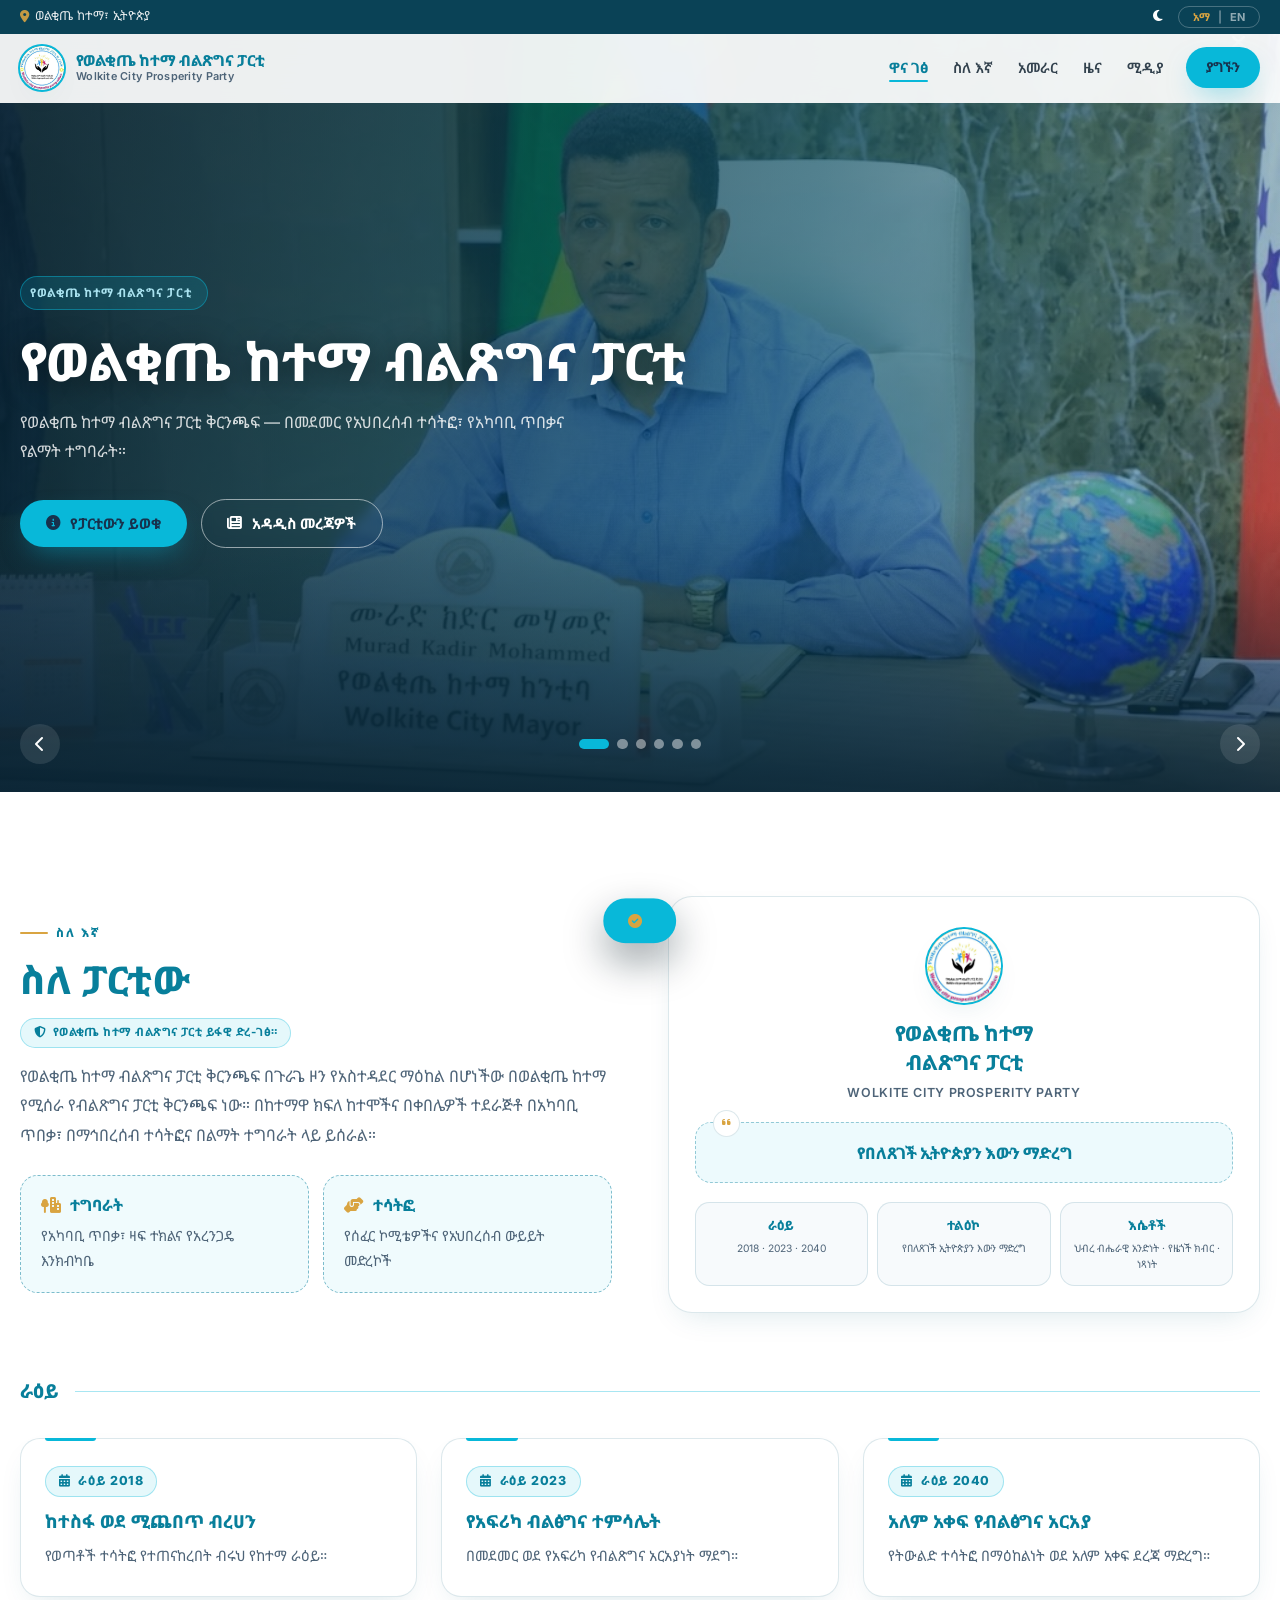
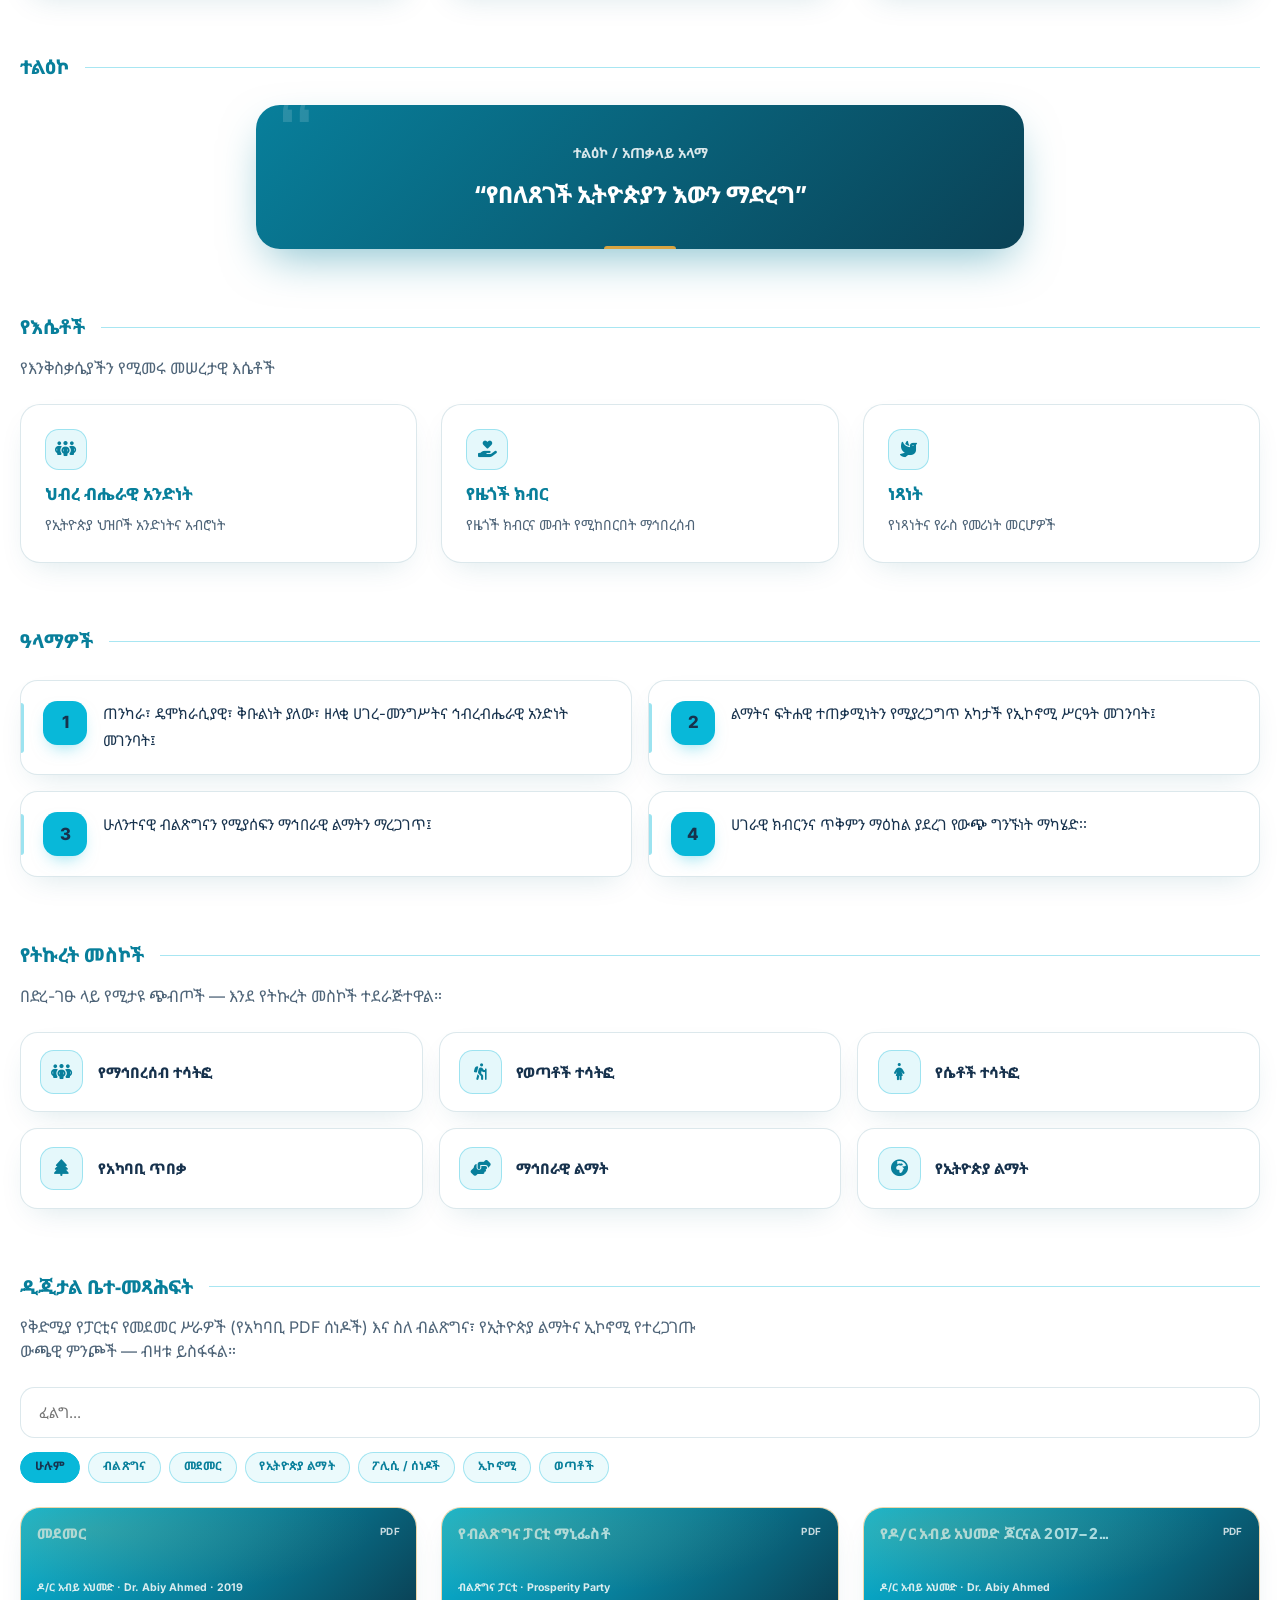
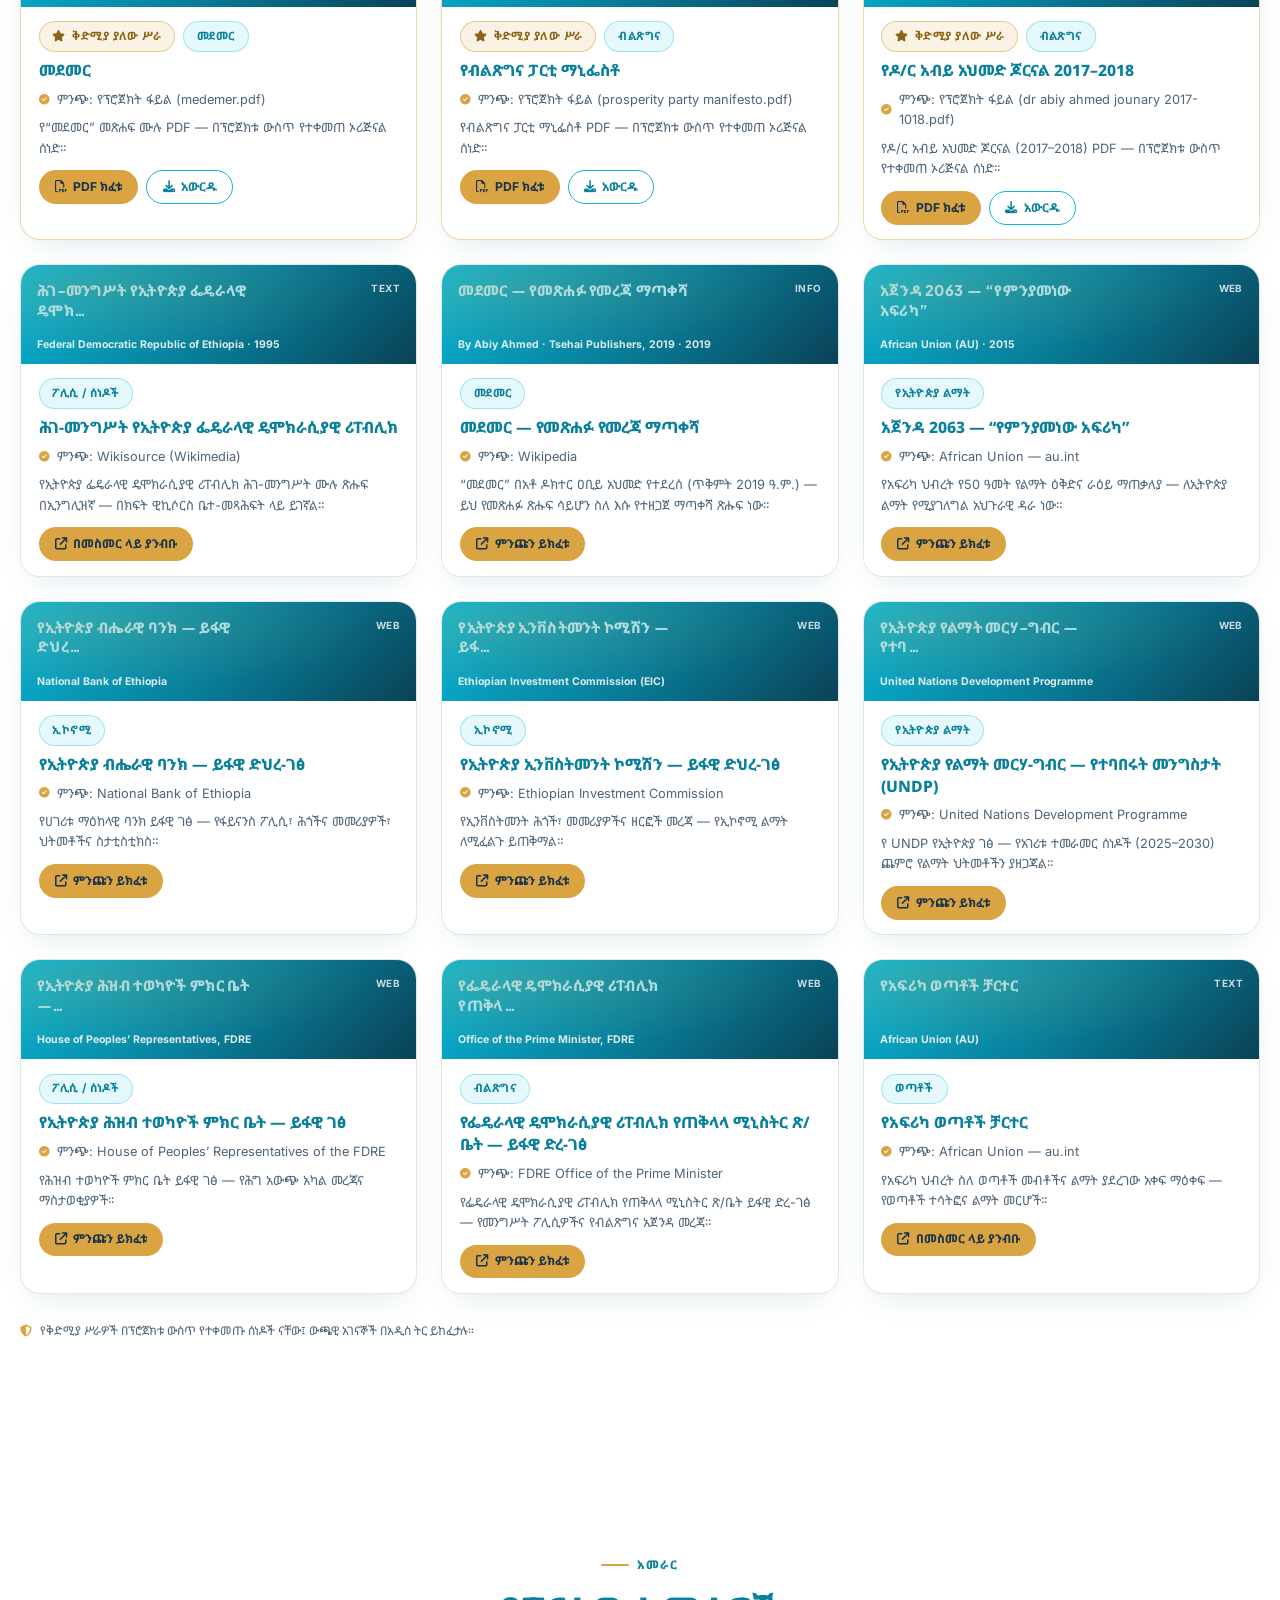
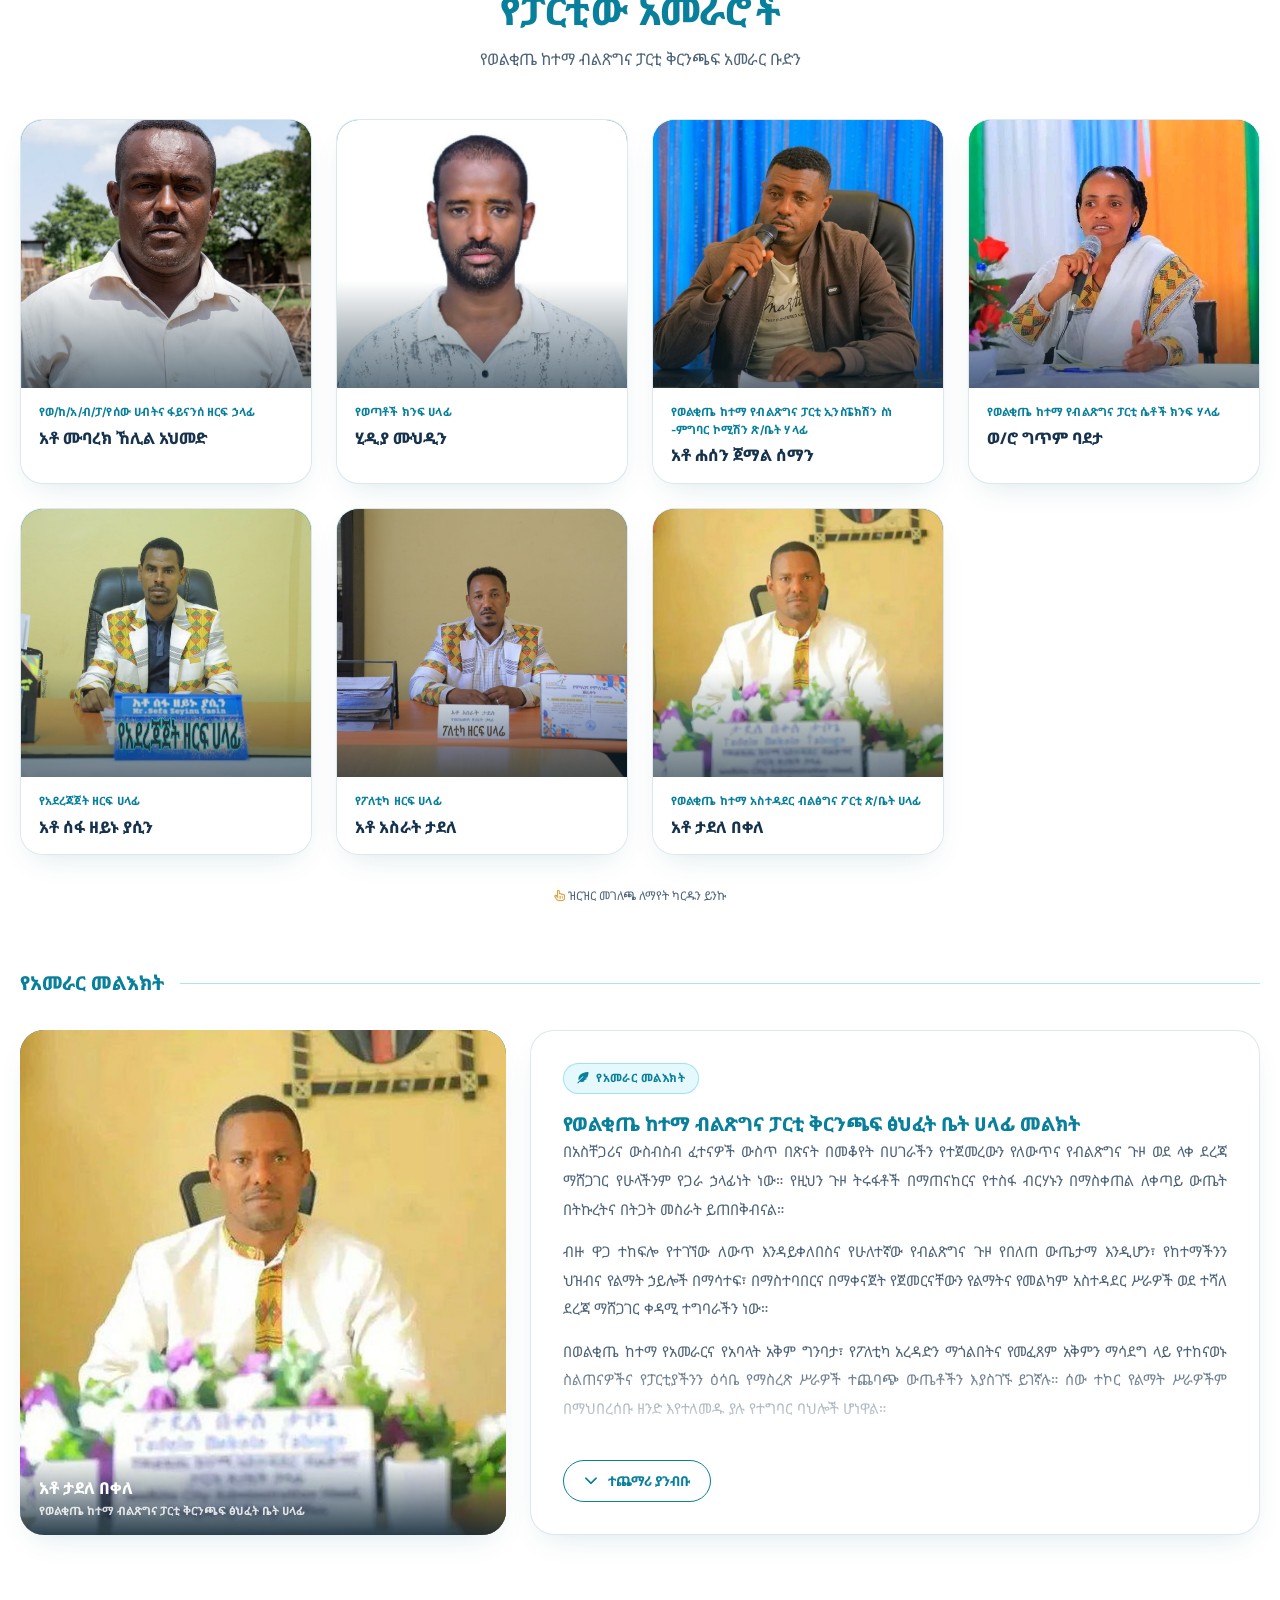
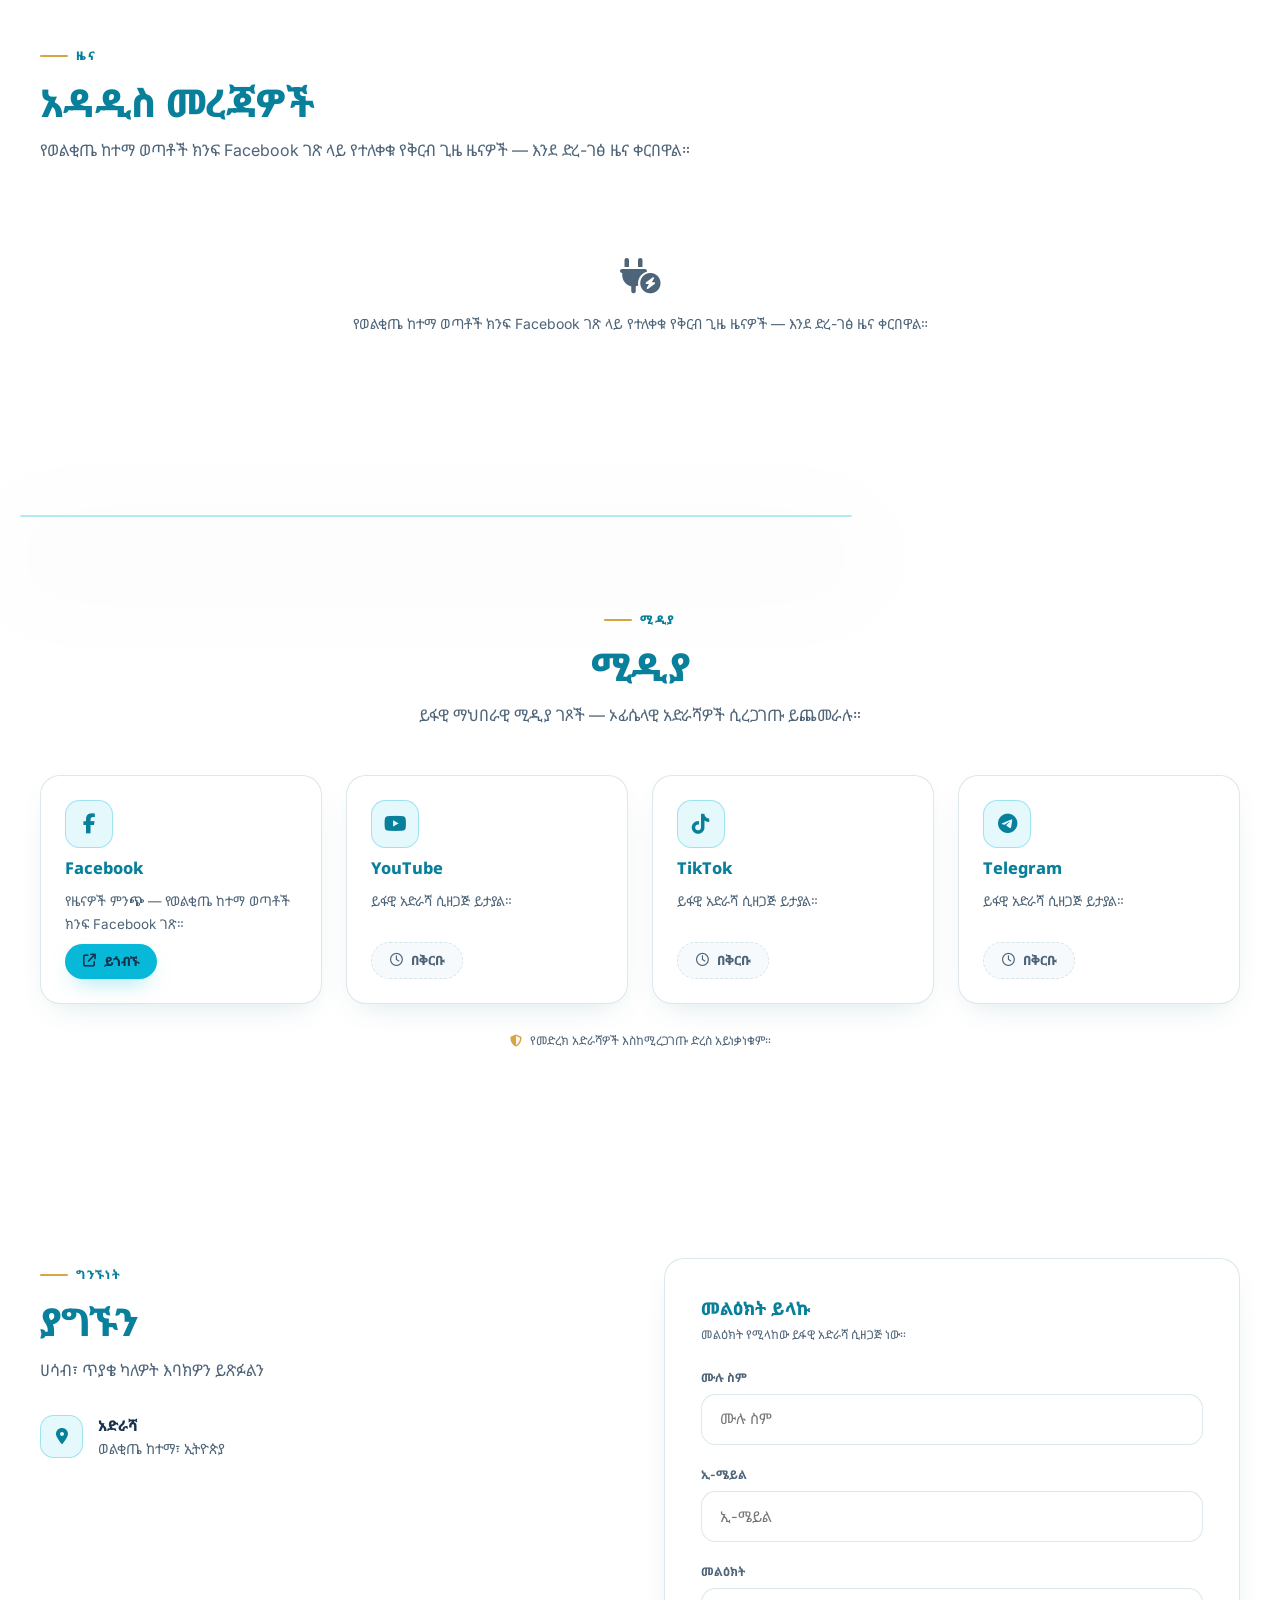
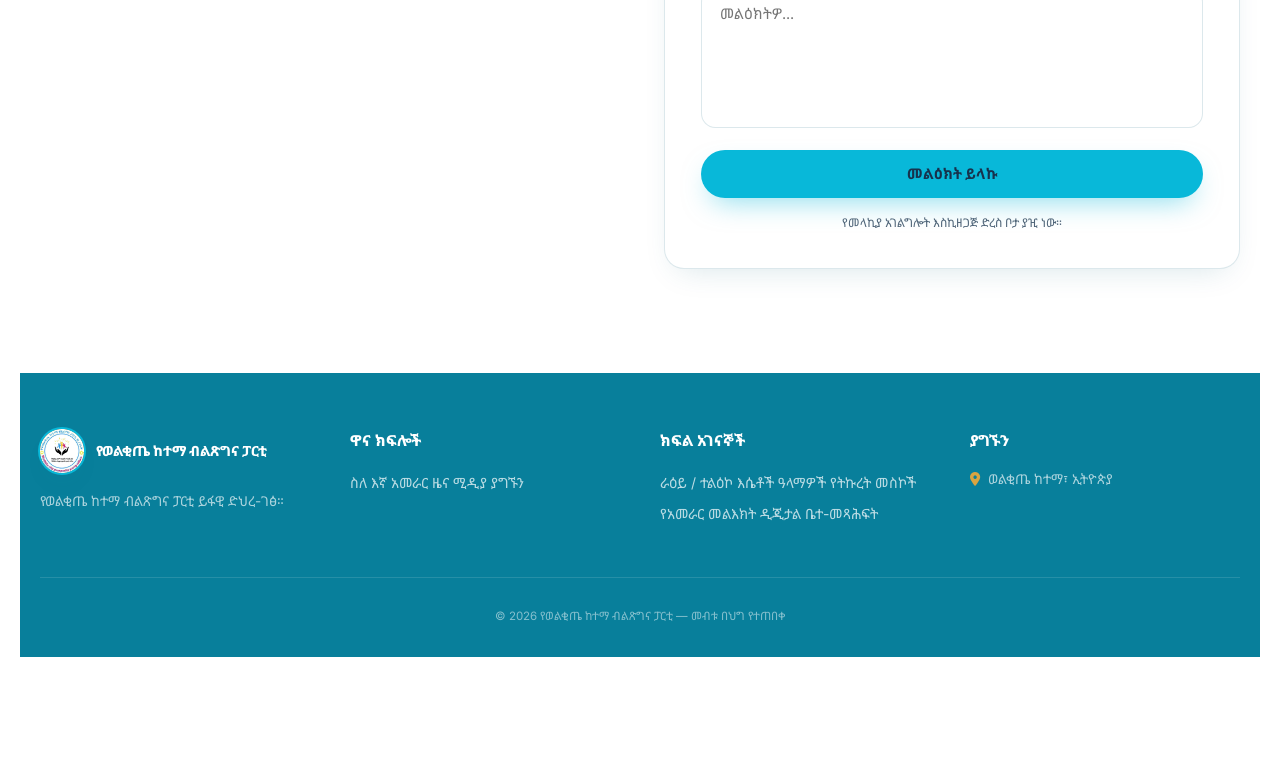
<file: index-pre-gallery-restore.html>
<!DOCTYPE html>
<html lang="am">
<head>
<meta charset="UTF-8">
<meta name="viewport" content="width=device-width, initial-scale=1.0">
<title>የወልቂጤ ከተማ ብልጽግና ፓርቲ | Wolkite City Prosperity Party</title>
<meta name="description" content="የወልቂጤ ከተማ ብልጽግና ፓርቲ ይፋዊ ድህረ-ገፅ — ስለ እኛ፣ አመራር፣ እንቅስቃሴዎች፣ ዜናና የመረጃ መዳረሻ። Official website of the Wolkite City Prosperity Party.">
<link rel="preconnect" href="https://fonts.googleapis.com">
<link rel="preconnect" href="https://fonts.gstatic.com" crossorigin>
<link href="https://fonts.googleapis.com/css2?family=Inter:wght@400;500;600;700;800&family=Plus+Jakarta+Sans:wght@500;600;700;800&family=Noto+Sans+Ethiopic:wght@400;500;600;700;800&display=swap" rel="stylesheet">
<link rel="stylesheet" href="styles.css">
<link rel="stylesheet" href="https://cdnjs.cloudflare.com/ajax/libs/font-awesome/6.5.2/css/all.min.css">
<style>
/* ================================================================
   DESIGN TOKENS — Wolkite City Prosperity Party (white / cyan / teal / navy)
   ================================================================ */
:root{
  --bg:#FFFFFF; --bg-card:#FFFFFF; --bg-soft:#F7FAFC;
  --text:#17324D; --muted:#4E6478; --border:rgba(8,95,118,.14);
  --brand:#08B8D9; --brand-dark:#087F9B; --surface-dark:#0A4256;
  --gold:#D9A441; --accent-light:#A9E2EF; --crimson:#B22222;
  --shadow-card:0 12px 32px -14px rgba(8,95,118,.18);
}
html[data-theme="dark"]{
  --bg:#0F172A; --bg-card:#1B2536; --bg-soft:#152032;
  --text:#E7ECF3; --muted:#98A2B3; --border:rgba(255,255,255,.10);
}
html{ scroll-behavior:smooth; scroll-padding-top:6.5rem; }
body{ font-family:'Inter','Noto Sans Ethiopic',sans-serif; background:var(--bg); color:var(--text); transition:background .3s ease,color .3s ease; }
body.lang-am h1,body.lang-am h2,body.lang-am h3,body.lang-am h4{ font-family:'Noto Sans Ethiopic',sans-serif; letter-spacing:0; }
.prose-body{ line-height:1.85; }
.container-x{ width:100%; max-width:80rem; margin-inline:auto; padding-inline:1.25rem; }
::selection{ background:#08B8D9; color:#17324D; }
::-webkit-scrollbar{ width:10px; } ::-webkit-scrollbar-track{ background:var(--bg); }
::-webkit-scrollbar-thumb{ background:#087F9B; border-radius:8px; }
/* ---------- Reusable components ---------- */
.section{ padding-block:5rem; } @media(min-width:768px){ .section{ padding-block:6.5rem; } }
.eyebrow{ display:inline-flex; align-items:center; gap:.5rem; font-size:.75rem; font-weight:800; letter-spacing:.16em; text-transform:uppercase; color:var(--brand-dark); }
.eyebrow::before{ content:''; width:1.75rem; height:2px; background:var(--gold); border-radius:2px; }
.h2{ font-family:'Plus Jakarta Sans','Noto Sans Ethiopic',sans-serif; font-weight:800; font-size:clamp(1.65rem,3.4vw,2.4rem); line-height:1.18; color:var(--brand-dark); letter-spacing:-.01em; }
html[data-theme="dark"] .h2{ color:#F3F7F4; }
.sub{ margin-top:.85rem; color:var(--muted); max-width:44rem; }
.card{ background:var(--bg-card); border:1px solid var(--border); border-radius:1.25rem; box-shadow:var(--shadow-card); }
.chip{ display:inline-flex; align-items:center; gap:.4rem; font-size:.72rem; font-weight:700; letter-spacing:.04em; padding:.35rem .8rem; border-radius:9999px; background:rgba(8,184,217,.10); color:#087F9B; border:1px solid rgba(8,184,217,.32); }
html[data-theme="dark"] .chip{ color:#7FD9EA; }
.btn{ display:inline-flex; align-items:center; justify-content:center; gap:.6rem; font-weight:700; font-size:.92rem; border-radius:9999px; padding:.8rem 1.6rem; transition:all .25s ease; cursor:pointer; }
.btn-gold{ background:var(--brand); color:#17324D; box-shadow:0 12px 28px -10px rgba(8,184,217,.5); }
.btn-gold:hover{ background:#08A9C6; transform:translateY(-2px); }
.btn-green{ background:var(--brand-dark); color:#fff; box-shadow:0 12px 28px -10px rgba(8,127,155,.5); }
.btn-green:hover{ background:#066882; transform:translateY(-2px); }
.btn-ghost{ border:1.5px solid rgba(255,255,255,.55); color:#fff; backdrop-filter:blur(6px); }
.btn-ghost:hover{ background:rgba(255,255,255,.14); transform:translateY(-2px); }
.btn-outline{ border:1.5px solid var(--brand-dark); color:var(--brand-dark); }
.btn-outline:hover{ background:var(--brand-dark); color:#fff; }
html[data-theme="dark"] .btn-outline{ border-color:#7FD9EA; color:#7FD9EA; }
html[data-theme="dark"] .btn-outline:hover{ background:#7FD9EA; color:#0F172A; }
/* ---------- Reveal-on-scroll ---------- */
.reveal{ opacity:0; transform:translateY(26px); transition:opacity .7s ease,transform .7s ease; }
.reveal.in{ opacity:1; transform:none; }
.reveal-1{ transition-delay:.09s; } .reveal-2{ transition-delay:.18s; } .reveal-3{ transition-delay:.27s; }
@media (prefers-reduced-motion: reduce){ .reveal{ opacity:1 !important; transform:none !important; transition:none !important; } html{ scroll-behavior:auto; } }
/* Accessible keyboard focus */
:focus-visible{ outline:3px solid rgba(8,184,217,.85); outline-offset:2px; }

/* ---------- Header / navigation ---------- */
#topbar{ background:var(--surface-dark); color:#fff; font-size:.78rem; }
.lang-pill{ opacity:.55; transition:all .2s; } .lang-pill.on{ opacity:1; color:var(--gold); }
#mainNav{ position:fixed; top:2.1rem; inset-inline:0; z-index:50; background:rgba(255,255,255,.92); backdrop-filter:blur(14px); -webkit-backdrop-filter:blur(14px); border-bottom:1px solid transparent; transition:background .3s ease,border-color .3s ease,box-shadow .3s ease,top .3s ease; }
#mainNav.scrolled{ background:rgba(10,66,86,.97); box-shadow:0 10px 30px rgba(4,24,36,.35); border-color:rgba(8,184,217,.28); }
#mainNav.scrolled .nav-link{ color:rgba(255,255,255,.88); } #mainNav.scrolled .nav-brand{ color:#fff; }
#mainNav.scrolled .nav-link:hover{ color:var(--accent-light); }
#mainNav.scrolled .nav-link.active{ color:var(--accent-light); }
.nav-link{ color:#33424E; font-weight:600; font-size:.9rem; padding:.5rem .72rem; border-radius:.7rem; transition:color .2s; position:relative; }
.nav-link:hover{ color:var(--brand); }
.nav-link.active{ color:var(--brand-dark); font-weight:700; }
.nav-link.active::after{ content:''; position:absolute; left:.72rem; right:.72rem; bottom:.12rem; height:2px; border-radius:2px; background:var(--brand); }
html[data-theme="dark"] #mainNav:not(.scrolled){ background:rgba(15,23,42,.88); }
html[data-theme="dark"] #mainNav:not(.scrolled) .nav-link{ color:#D6DEE8; }
html[data-theme="dark"] #mainNav:not(.scrolled) .nav-brand{ color:#fff; }
html[data-theme="dark"] #mainNav:not(.scrolled) .nav-link:hover{ color:#fff; }
.logo-badge{ position:relative; width:2.75rem; height:2.75rem; border-radius:9999px; flex-shrink:0; overflow:hidden; display:flex; align-items:center; justify-content:center; background:#fff; box-shadow:0 0 0 2px var(--brand),var(--shadow-card); }
.logo-badge img{ width:100%; height:100%; object-fit:cover; }
#mobileMenu{ transform:translateX(105%); transition:transform .4s cubic-bezier(.4,0,.2,1); }
#mobileMenu.open{ transform:translateX(0); }
#mobileBackdrop{ opacity:0; pointer-events:none; transition:opacity .35s ease; }
#mobileBackdrop.open{ opacity:1; pointer-events:auto; }

/* ---------- Hero ---------- */
#hero{ position:relative; min-height:88vh; display:flex; align-items:center; overflow:hidden; background:var(--surface-dark); }
.car-slide{ position:absolute; inset:0; opacity:0; transition:opacity 1.1s ease; }
.car-slide.active{ opacity:1; }
.car-slide img{ position:absolute; inset:0; width:100%; height:100%; object-fit:cover; object-position:center 28%; }
@keyframes kenburns{ from{ transform:scale(1);} to{ transform:scale(1.1);} }
.car-slide.active img{ animation:kenburns 10s ease-in-out infinite alternate; }
.slide-tint{ position:absolute; inset:0; background:linear-gradient(118deg,rgba(7,32,48,.72) 0%,rgba(8,74,94,.46) 52%,rgba(8,95,118,.22) 100%); }
@media (prefers-reduced-motion: reduce){ .car-slide.active img{ animation:none; } }
.hero-overlay{ position:absolute; inset:0; background:linear-gradient(100deg,rgba(7,32,48,.9) 0%,rgba(8,74,94,.72) 45%,rgba(8,95,118,.3) 100%); }
.hero-overlay::after{ content:''; position:absolute; inset:auto 0 0 0; height:36%; background:linear-gradient(to top,rgba(7,32,48,.85),transparent); }
.hero-content{ position:relative; z-index:5; padding-block:7.5rem 5.5rem; max-width:44rem; }
.hero-badge{ display:inline-flex; align-items:center; gap:.55rem; padding:.45rem 1rem .45rem .55rem; border-radius:9999px; background:rgba(8,184,217,.16); border:1px solid rgba(8,184,217,.45); color:#A9E2EF; font-size:.75rem; font-weight:700; letter-spacing:.06em; backdrop-filter:blur(6px); }
.hero-title{ font-family:'Plus Jakarta Sans','Noto Sans Ethiopic',sans-serif; font-weight:800; font-size:clamp(2rem,5vw,3.3rem); line-height:1.12; color:#fff; letter-spacing:-.015em; text-shadow:0 4px 30px rgba(0,0,0,.45); }
.hero-sub{ margin-top:1.1rem; color:rgba(255,255,255,.82); max-width:36rem; }
.hero-dot{ width:.65rem; height:.65rem; border-radius:9999px; background:rgba(255,255,255,.45); transition:all .35s ease; }
.hero-dot.active{ width:1.9rem; background:var(--brand); }
@keyframes floaty{ 0%,100%{ transform:translateY(0);} 50%{ transform:translateY(8px);} }
.scroll-cue{ animation:floaty 2.4s ease-in-out infinite; }
/* ---------- About + vision/mission/values/objectives ---------- */
.about-media{ border-radius:1.75rem; overflow:hidden; box-shadow:0 24px 60px -18px rgba(8,74,94,.4); min-height:26rem; }
.about-media img{ width:100%; height:100%; object-fit:cover; display:block; }
.vm-card{ border-radius:1.1rem; padding:1.15rem 1.25rem; border:1px dashed rgba(8,127,155,.5); background:rgba(8,184,217,.06); }
.vm-card h4{ font-weight:800; color:var(--brand-dark); display:flex; align-items:center; gap:.55rem; font-size:.98rem; }
html[data-theme="dark"] .vm-card h4{ color:#7FD9EA; }
.vm-card p{ margin-top:.4rem; font-size:.88rem; color:var(--muted); line-height:1.75; }
.mission-quote{ position:relative; overflow:hidden; border-radius:1.5rem; padding:2.3rem 2rem 2.1rem; background:linear-gradient(135deg,var(--brand-dark),#0A4256); color:#fff; box-shadow:0 18px 45px -12px rgba(8,127,155,.5); }
.mission-quote::before{ content:'\201C'; position:absolute; top:-1.6rem; inset-inline-start:1.1rem; font-family:'Plus Jakarta Sans',sans-serif; font-size:7rem; line-height:1; color:rgba(255,255,255,.14); }
.mission-quote::after{ content:''; position:absolute; bottom:0; left:50%; transform:translateX(-50%); width:4.5rem; height:3px; border-radius:3px 3px 0 0; background:var(--gold); }
.mission-quote h3{ position:relative; }
.mission-quote p{ position:relative; font-size:1.45rem; font-weight:800; line-height:1.7; }
.vmo-card{ position:relative; border-radius:1.25rem; padding:1.7rem 1.5rem; background:var(--bg-card); border:1px solid var(--border); box-shadow:var(--shadow-card); display:flex; flex-direction:column; height:100%; transition:transform .3s ease,box-shadow .3s ease,border-color .3s ease; }
.vmo-card::before{ content:''; position:absolute; top:-1px; inset-inline-start:1.5rem; width:3.2rem; height:3px; border-radius:0 0 4px 4px; background:var(--brand); }
.vmo-card:hover{ transform:translateY(-4px); border-color:rgba(8,184,217,.45); box-shadow:0 18px 40px -14px rgba(8,95,118,.28); }
.vmo-card .year{ align-self:flex-start; display:inline-flex; align-items:center; gap:.5rem; font-weight:800; color:var(--brand-dark); font-size:.78rem; letter-spacing:.05em; background:rgba(8,184,217,.10); border:1px solid rgba(8,184,217,.32); padding:.32rem .8rem; border-radius:9999px; }
.vmo-card h3{ font-weight:800; color:var(--brand-dark); font-size:1.12rem; margin-top:.8rem; line-height:1.4; }
.vmo-card p{ margin-top:.55rem; color:var(--muted); font-size:.9rem; line-height:1.75; }
.value-card{ border-radius:1.25rem; padding:1.5rem; background:var(--bg-card); border:1px solid var(--border); box-shadow:var(--shadow-card); transition:transform .3s ease,box-shadow .3s ease,border-color .3s ease; }
.value-card:hover{ transform:translateY(-3px); border-color:rgba(8,184,217,.4); box-shadow:0 16px 36px -14px rgba(8,95,118,.26); }
.value-card i{ display:inline-flex; align-items:center; justify-content:center; width:2.6rem; height:2.6rem; border-radius:.85rem; background:rgba(8,184,217,.10); border:1px solid rgba(8,184,217,.32); color:#087F9B; font-size:1.05rem; }
.value-card h3{ font-weight:800; color:var(--brand-dark); font-size:1.05rem; margin-top:.7rem; }
.value-card p{ color:var(--muted); font-size:.87rem; line-height:1.7; margin-top:.5rem; }
.obj-card{ position:relative; border-radius:1.1rem; padding:1.25rem 1.5rem 1.25rem 1.4rem; background:var(--bg-card); border:1px solid var(--border); box-shadow:var(--shadow-card); display:flex; gap:1rem; align-items:flex-start; transition:transform .3s ease,box-shadow .3s ease,border-color .3s ease; }
.obj-card::before{ content:''; position:absolute; inset-inline-start:0; top:1.35rem; bottom:1.35rem; width:3px; border-radius:0 4px 4px 0; background:rgba(8,184,217,.4); }
.obj-card:hover{ transform:translateY(-3px); border-color:rgba(8,184,217,.45); box-shadow:0 16px 36px -14px rgba(8,95,118,.28); }
.obj-card .num{ width:2.75rem; height:2.75rem; border-radius:.9rem; background:var(--brand); color:#17324D; display:flex; align-items:center; justify-content:center; font-weight:800; font-size:1.05rem; flex-shrink:0; box-shadow:0 8px 18px -8px rgba(8,184,217,.55); }
.obj-card p{ color:var(--text); font-size:.93rem; line-height:1.8; }
/* ---------- Areas of Focus (themes reflected across the site — no achievements claimed) ---------- */
.focus-card{ display:flex; align-items:center; gap:.9rem; border-radius:1.1rem; padding:1.1rem 1.2rem; background:var(--bg-card); border:1px solid var(--border); box-shadow:var(--shadow-card); transition:transform .3s ease,box-shadow .3s ease,border-color .3s ease; height:100%; }
.focus-card:hover{ transform:translateY(-3px); border-color:rgba(8,184,217,.45); box-shadow:0 16px 36px -14px rgba(8,95,118,.28); }
.focus-card i{ display:inline-flex; align-items:center; justify-content:center; width:2.7rem; height:2.7rem; border-radius:.85rem; background:rgba(8,184,217,.10); border:1px solid rgba(8,184,217,.32); color:#087F9B; font-size:1.05rem; flex-shrink:0; }
.focus-card h4{ font-weight:800; color:var(--text); font-size:.92rem; line-height:1.5; }
html[data-theme="dark"] .focus-card h4{ color:#F3F7F4; }

/* ---------- Subsection divider ---------- */
.subsec-head{ display:flex; align-items:center; gap:1rem; margin-top:3.5rem; }
.subsec-head::after{ content:''; flex:1; height:1px; background:rgba(8,184,217,.35); }
.subsec-head h3{ font-family:'Noto Sans Ethiopic','Plus Jakarta Sans',sans-serif; font-weight:800; font-size:1.2rem; color:var(--brand-dark); }
html[data-theme="dark"] .subsec-head h3{ color:#7FD9EA; }

/* ---------- Impact statistics (placeholders only — no invented numbers) ---------- */
.stat-card{ text-align:center; padding:1.6rem 1rem; border-radius:1.25rem; background:var(--bg-soft); border:1px solid var(--border); box-shadow:var(--shadow-card); transition:transform .3s ease,box-shadow .3s ease; height:100%; }
.stat-card:hover{ transform:translateY(-3px); box-shadow:0 18px 40px -14px rgba(8,95,118,.28); }
.stat-num{ font-size:2.1rem; font-weight:800; font-family:'Plus Jakarta Sans',sans-serif; color:var(--brand-dark); line-height:1.1; }
.stat-card h4{ margin-top:.45rem; font-size:.82rem; font-weight:700; color:var(--text); line-height:1.5; }
/* ---------- Leadership (.update — all 7 leaders, exact names/roles/photos) ---------- */
.leader-card{ position:relative; border-radius:1.4rem; overflow:hidden; background:var(--bg-card); border:1px solid var(--border); box-shadow:var(--shadow-card); cursor:pointer; transition:transform .3s ease,box-shadow .3s ease,border-color .3s ease; height:100%; }
.leader-card:hover{ transform:translateY(-5px); box-shadow:0 22px 48px -16px rgba(8,95,118,.32); border-color:rgba(8,184,217,.45); }
.leader-photo{ position:relative; aspect-ratio:4/3.7; overflow:hidden; background:linear-gradient(135deg,var(--brand-dark),#0A4256); }
.leader-photo img{ width:100%; height:100%; object-fit:cover; object-position:center 22%; transition:transform .55s ease; }
.leader-card:hover .leader-photo img{ transform:scale(1.05); }
.leader-photo::after{ content:''; position:absolute; inset:0; background:linear-gradient(to bottom,transparent 60%,rgba(7,32,48,.6)); }
.leader-meta{ position:static; padding:1rem 1.1rem; background:var(--bg-card); }
.leader-role{ display:block; color:#087F9B; font-size:.72rem; font-weight:700; letter-spacing:.015em; line-height:1.5; }
html[data-theme="dark"] .leader-role{ color:var(--accent-light); }
.leader-name{ color:var(--text); font-weight:800; font-size:1rem; margin-top:.35rem; line-height:1.4; }
html[data-theme="dark"] .leader-name{ color:#F3F7F4; }
.leader-view{ position:absolute; top:.8rem; inset-inline-end:.8rem; z-index:2; opacity:0; transform:translateY(-6px); transition:all .3s ease; background:var(--brand); color:#17324D; font-size:.7rem; font-weight:800; padding:.4rem .75rem; border-radius:9999px; }
.leader-card:hover .leader-view, .leader-card:focus-visible .leader-view{ opacity:1; transform:none; }
.leader-card:focus-visible{ outline:3px solid var(--brand); outline-offset:2px; }
#leaderModal{ position:fixed; inset:0; z-index:90; display:flex; align-items:center; justify-content:center; padding:1.25rem; background:rgba(6,20,32,.78); backdrop-filter:blur(8px); opacity:0; visibility:hidden; transition:opacity .3s ease,visibility .3s ease; }
#leaderModal.open{ opacity:1; visibility:visible; }
.leader-sheet{ background:var(--bg-card); border:1px solid rgba(8,184,217,.3); border-radius:1.75rem; max-width:52rem; width:100%; max-height:88vh; overflow:auto; box-shadow:0 40px 90px rgba(0,0,0,.5); transform:translateY(18px); transition:transform .35s ease; }
#leaderModal.open .leader-sheet{ transform:none; }

/* ---------- Latest news (.update — facebook-news.js, API-ready) ---------- */
.news-card{ background:var(--bg-card); border:1px solid var(--border); border-radius:1.25rem; overflow:hidden; box-shadow:var(--shadow-card); transition:transform .3s ease,box-shadow .3s ease; display:flex; flex-direction:column; }
.news-card:hover{ transform:translateY(-5px); box-shadow:0 22px 48px -16px rgba(8,95,118,.3); }
.news-card figure{ position:relative; overflow:hidden; }
.news-card figure img{ width:100%; height:100%; object-fit:cover; display:block; transition:transform .6s ease; }
.news-card:hover figure img{ transform:scale(1.06); }
.news-card figure::after{ content:''; position:absolute; inset:0; background:linear-gradient(to top,rgba(7,32,48,.3),transparent 45%); }
.news-date{ display:inline-flex; align-items:center; gap:.45rem; font-size:.72rem; font-weight:700; color:#087F9B; background:rgba(8,184,217,.10); border:1px solid rgba(8,184,217,.32); padding:.3rem .7rem; border-radius:9999px; }
html[data-theme="dark"] .news-date{ color:#7FD9EA; }
/* ---------- Native news cards + full article view (.update PART 2) ---------- */
.news-thumb{ aspect-ratio:16/10; overflow:hidden; position:relative; }
.news-thumb-fallback{ position:absolute; inset:0; display:flex; align-items:center; justify-content:center; font-size:2rem; color:#A9E2EF; background:linear-gradient(135deg,var(--brand-dark),#0A4256); }
.news-wrap{ display:flex; flex-direction:column; flex:1; padding:1.2rem 1.3rem 1.3rem; }
.news-title{ font-weight:800; color:var(--text); font-size:1.02rem; line-height:1.55; margin-top:.6rem; }
html[data-theme="dark"] .news-title{ color:#F3F7F4; }
.news-excerpt{ color:var(--muted); font-size:.86rem; line-height:1.7; margin-top:.45rem; display:-webkit-box; -webkit-line-clamp:3; -webkit-box-orient:vertical; overflow:hidden; }
.news-foot{ margin-top:auto; padding-top:.9rem; display:flex; flex-direction:column; gap:.55rem; align-items:flex-start; }
.news-more{ display:inline-flex; align-items:center; gap:.45rem; font-weight:800; font-size:.78rem; color:#087F9B; background:transparent; border:1.5px solid rgba(8,127,155,.45); border-radius:9999px; padding:.42rem .95rem; cursor:pointer; transition:all .25s ease; }
.news-more:hover{ background:var(--brand); border-color:var(--brand); color:#17324D; }
.news-more:focus-visible{ outline:3px solid var(--brand); outline-offset:2px; }
.news-src-sub{ display:inline-flex; align-items:center; gap:.4rem; font-size:.68rem; font-weight:600; color:var(--muted); }
.news-src-sub i{ color:#087F9B; }
.news-featured .news-thumb{ aspect-ratio:21/9; }
.news-featured .news-title{ font-size:1.18rem; }
@media (min-width:640px){ .news-featured{ grid-column:span 2; } }
.news-article-img{ width:100%; max-height:22rem; object-fit:cover; display:block; }
.news-article-img-fallback{ height:14rem; display:flex; align-items:center; justify-content:center; font-size:2rem; color:#A9E2EF; background:linear-gradient(135deg,var(--brand-dark),#0A4256); }
.news-sheet{ background:var(--bg-card); border:1px solid rgba(8,184,217,.3); border-radius:1.75rem; max-width:52rem; width:100%; max-height:88vh; overflow:auto; box-shadow:0 40px 90px rgba(0,0,0,.5); transform:translateY(18px); transition:transform .35s ease; }
#newsModal.open .news-sheet{ transform:none; }
.news-article-title{ font-weight:800; color:var(--text); font-size:1.3rem; line-height:1.5; margin-top:.9rem; }
html[data-theme="dark"] .news-article-title{ color:#F3F7F4; }
.news-article-body{ margin-top:.8rem; color:var(--text); font-size:.92rem; line-height:1.9; }
.news-article-body p + p{ margin-top:.7rem; }
.news-article-source{ margin-top:1.1rem; padding-top:.9rem; border-top:1px solid var(--border); display:flex; flex-wrap:wrap; align-items:center; gap:.8rem; justify-content:space-between; }
.news-article-source > span{ font-size:.72rem; font-weight:600; color:var(--muted); }
.news-src-link{ display:inline-flex; align-items:center; gap:.45rem; font-weight:700; font-size:.78rem; color:#087F9B; background:transparent; border:1.5px solid rgba(8,127,155,.45); border-radius:9999px; padding:.42rem .95rem; transition:all .25s ease; }
.news-src-link:hover{ background:var(--brand); border-color:var(--brand); color:#17324D; }
/* ---------- Media (.update — official social channels; unified palette, no platform color blocks) ---------- */
.media-card{ display:flex; flex-direction:column; gap:.55rem; border-radius:1.25rem; padding:1.5rem; background:var(--bg-card); border:1px solid var(--border); box-shadow:var(--shadow-card); transition:transform .3s ease,box-shadow .3s ease,border-color .3s ease; height:100%; }
.media-card:hover{ transform:translateY(-4px); border-color:rgba(8,184,217,.45); box-shadow:0 18px 40px -14px rgba(8,95,118,.28); }
.media-ic{ display:inline-flex; align-items:center; justify-content:center; width:3rem; height:3rem; border-radius:.9rem; background:rgba(8,184,217,.10); border:1px solid rgba(8,184,217,.32); color:#087F9B; font-size:1.25rem; }
.media-card h3{ font-weight:800; color:var(--brand-dark); font-size:1.02rem; }
.media-card p{ color:var(--muted); font-size:.84rem; line-height:1.7; flex:1; }
.media-btn{ display:inline-flex; align-items:center; gap:.5rem; font-weight:800; font-size:.8rem; border-radius:9999px; padding:.5rem 1.1rem; background:var(--brand); color:#17324D; box-shadow:0 10px 22px -10px rgba(8,184,217,.5); transition:all .25s ease; align-self:flex-start; }
a.media-btn:hover{ background:#08A9C6; transform:translateY(-1px); }
.media-btn[aria-disabled="true"]{ background:var(--bg-soft); color:var(--muted); border:1.5px dashed var(--border); box-shadow:none; cursor:not-allowed; }
/* ---------- Activities + Gallery (real photos bbb*, mu1, news*) ---------- */
.act-card{ border-radius:1.5rem; overflow:hidden; box-shadow:var(--shadow-card); border:1px solid var(--border); }
.act-card img{ width:100%; height:15rem; object-fit:cover; display:block; transition:transform .65s ease; }
.act-card:hover img{ transform:scale(1.07); }
.act-card-body{ padding:1.1rem 1.25rem; background:var(--bg-card); }
.act-card-body h3{ font-weight:800; color:var(--brand-dark); font-size:1.02rem; }
.act-card-body p{ color:var(--muted); font-size:.85rem; line-height:1.7; margin-top:.35rem; }
.act-fallback{ height:15rem; display:flex; flex-direction:column; align-items:center; justify-content:center; color:#A9E2EF; background:linear-gradient(135deg,var(--brand-dark),#0A4256); }
.act-fallback i{ font-size:2rem; } .act-fallback span{ margin-top:.6rem; font-size:.8rem; color:rgba(255,255,255,.75); text-align:center; }
.gal-wrap{ columns:2; column-gap:1rem; }
@media(min-width:640px){ .gal-wrap{ columns:3; } }
@media(min-width:1024px){ .gal-wrap{ columns:4; } }
.gal-item{ break-inside:avoid; margin-bottom:1rem; position:relative; border-radius:1.1rem; overflow:hidden; cursor:zoom-in; box-shadow:var(--shadow-card); border:1px solid var(--border); }
.gal-item img{ width:100%; display:block; transition:transform .6s ease; }
.gal-item:hover img{ transform:scale(1.06); }
.gal-cap{ position:absolute; inset-inline:0; bottom:0; padding:.9rem; background:linear-gradient(to top,rgba(7,32,48,.85),transparent); color:#fff; font-size:.78rem; font-weight:600; opacity:0; transform:translateY(8px); transition:all .3s ease; }
/* Polished empty state (Youth category — intentionally empty) */
.gal-empty{ display:flex; flex-direction:column; align-items:center; justify-content:center; gap:.7rem; padding:3.5rem 1rem; border:1.5px dashed rgba(8,184,217,.35); border-radius:1.25rem; background:rgba(8,184,217,.04); color:var(--muted); text-align:center; }
.gal-empty i{ font-size:1.5rem; color:#087F9B; background:rgba(8,184,217,.10); border:1px solid rgba(8,184,217,.32); width:3.4rem; height:3.4rem; border-radius:9999px; display:flex; align-items:center; justify-content:center; }
.gal-empty p{ font-size:.9rem; font-weight:600; }
.gal-item:hover .gal-cap{ opacity:1; transform:none; }
.gal-item.hide{ display:none; }
#lightbox{ position:fixed; inset:0; z-index:95; background:rgba(5,16,26,.94); display:flex; align-items:center; justify-content:center; opacity:0; visibility:hidden; transition:opacity .3s ease,visibility .3s ease; }
#lightbox.open{ opacity:1; visibility:visible; }
#lightbox img{ max-height:80vh; max-width:92vw; border-radius:1rem; box-shadow:0 30px 80px rgba(0,0,0,.6); }
.lb-btn{ width:2.9rem; height:2.9rem; border-radius:9999px; background:rgba(255,255,255,.1); color:#fff; display:flex; align-items:center; justify-content:center; transition:all .25s ease; }
.lb-btn:hover{ background:var(--brand); color:#17324D; }

/* ---------- Digital Library (verified external resources only) ---------- */
.lib-toolbar{ display:flex; flex-wrap:wrap; align-items:center; gap:.85rem; }
.lib-search{ min-width:14rem; }
.lib-card{ border-radius:1.25rem; overflow:hidden; border:1px solid var(--border); box-shadow:var(--shadow-card); display:flex; flex-direction:column; background:var(--bg-card); transition:transform .3s ease,box-shadow .3s ease; height:100%; }
.lib-card:hover{ transform:translateY(-4px); box-shadow:0 22px 48px -16px rgba(8,95,118,.32); }
.lib-cover{ height:6.2rem; overflow:hidden; background:linear-gradient(135deg,var(--brand) 0%,#087F9B 52%,#0A4256 100%); position:relative; }
.lib-cover::after{ content:''; position:absolute; inset:0; background:radial-gradient(ellipse at 16% 22%, rgba(217,164,65,.18), transparent 62%); }
.lib-mono{ position:absolute; inset-inline-start:1rem; top:1rem; font-family:'Plus Jakarta Sans','Noto Sans Ethiopic',sans-serif; font-weight:800; color:var(--accent-light); font-size:.92rem; letter-spacing:.02em; line-height:1.35; max-width:60%; }
.lib-ortag{ position:absolute; inset-inline-end:1rem; top:1rem; font-size:.62rem; font-weight:700; letter-spacing:.05em; text-transform:uppercase; color:rgba(255,255,255,.78); }
.lib-orgtag{ position:absolute; inset-inline:1rem; bottom:.7rem; font-size:.66rem; font-weight:700; color:rgba(255,255,255,.85); line-height:1.4; }
.lib-body{ padding:.9rem 1.1rem; background:var(--bg-card); }
.lib-body h3{ font-weight:800; color:var(--brand-dark); font-size:.98rem; line-height:1.4; }
html[data-theme="dark"] .lib-body h3{ color:#EAF6FB; }
.lib-src{ display:flex; align-items:center; gap:.45rem; font-size:.72rem; color:var(--muted); margin-top:.3rem; }
.lib-src i{ color:var(--gold); font-size:.66rem; }
.lib-body p{ margin-top:.5rem; color:var(--muted); font-size:.8rem; line-height:1.6; }
.lib-desc{ display:-webkit-box; -webkit-line-clamp:3; -webkit-box-orient:vertical; overflow:hidden; }
.lib-btns{ display:flex; flex-wrap:wrap; gap:.5rem; margin-top:.7rem; }
.lib-btn{ display:inline-flex; align-items:center; gap:.4rem; font-weight:700; font-size:.76rem; border-radius:9999px; padding:.42rem .95rem; transition:all .25s ease; border:1.5px solid var(--brand); color:var(--brand-dark); background:transparent; cursor:pointer; }
.lib-btn:hover{ background:var(--brand); color:#17324D; }
html[data-theme="dark"] .lib-btn{ border-color:#7FD9EA; color:#7FD9EA; }
html[data-theme="dark"] .lib-btn:hover{ background:#7FD9EA; color:#0F172A; }
.lib-btn.gold{ background:var(--gold); color:#17324D; border-color:transparent; }
.lib-btn.gold:hover{ background:#E2B45C; transform:translateY(-1px); }
.lib-filter{ display:inline-flex; align-items:center; font-size:.74rem; font-weight:700; letter-spacing:.03em; padding:.35rem .85rem; border-radius:9999px; border:1px solid rgba(8,184,217,.32); color:#087F9B; background:rgba(8,184,217,.08); cursor:pointer; transition:all .2s ease; }
html[data-theme="dark"] .lib-filter{ color:#7FD9EA; }
.lib-filter.active{ background:var(--brand); color:#17324D; border-color:var(--brand); }
.field{ width:100%; background:var(--bg-card); border:1.5px solid var(--border); border-radius:.9rem; padding:.85rem 1.1rem; font-size:.92rem; color:var(--text); outline:none; transition:border-color .2s,box-shadow .2s; }
.field:focus{ border-color:var(--brand); box-shadow:0 0 0 3px rgba(8,184,217,.18); }
.info-row{ display:flex; align-items:center; gap:.9rem; }
.info-ic{ width:2.7rem; height:2.7rem; border-radius:.85rem; background:rgba(8,184,217,.10); color:#087F9B; display:flex; align-items:center; justify-content:center; flex-shrink:0; border:1px solid rgba(8,184,217,.32); }
html[data-theme="dark"] .info-ic{ color:#7FD9EA; }
/* ---------- Ready-to-fill frameworks (.update — Structure · Achievements) + Leadership message ---------- */
.ready-frame{ display:flex; flex-direction:column; align-items:center; justify-content:center; text-align:center; gap:.8rem; padding:3rem 1.5rem; border:1.5px dashed rgba(8,127,155,.45); border-radius:1.4rem; background:rgba(8,184,217,.05); }
.ready-frame i{ font-size:1.7rem; color:#087F9B; }
html[data-theme="dark"] .ready-frame i{ color:#7FD9EA; }
.ready-frame p{ max-width:34rem; color:var(--muted); font-size:.9rem; line-height:1.8; }
.img-err{ display:none; }
.lmsg-photo{ position:relative; border-radius:1.5rem; overflow:hidden; min-height:20rem; background:linear-gradient(135deg,var(--brand-dark),#0A4256); box-shadow:var(--shadow-card); }
.lmsg-photo img{ position:absolute; inset:0; width:100%; height:100%; object-fit:cover; object-position:center 20%; }
.lmsg-panel{ background:var(--bg-card); border:1px solid var(--border); border-radius:1.5rem; padding:2rem; box-shadow:var(--shadow-card); height:100%; }
.lmsg-panel h3{ font-weight:800; color:var(--brand-dark); font-size:1.2rem; }
html[data-theme="dark"] .lmsg-panel h3{ color:#EAF6FB; }
.lmsg-role{ color:#087F9B; font-size:.78rem; font-weight:700; margin-top:.25rem; line-height:1.6; }
html[data-theme="dark"] .lmsg-role{ color:#7FD9EA; }
.lmsg-quote{ margin-top:1.2rem; padding:1.3rem 1.4rem; border-radius:1.1rem; background:var(--bg-soft); border:1px dashed rgba(8,127,155,.45); }
.lmsg-quote i{ color:var(--gold); }
.lmsg-quote p{ margin-top:.5rem; color:var(--muted); line-height:1.85; }
@media (min-width:768px){ .lmsg-photo{ min-height:24rem; } }
.pri-chip{ background:rgba(217,164,65,.14); border-color:rgba(217,164,65,.5); color:#8A6414; }
html[data-theme="dark"] .pri-chip{ color:#EBC575; }
.lib-card.pri{ border-color:rgba(217,164,65,.45); }
/* ---------- Official identity panel (.update 3 — compact, institutional, white dominant) ---------- */
.about-panel{ background:var(--bg-card); border:1px solid var(--border); border-radius:1.5rem; box-shadow:var(--shadow-card); padding:2rem 1.6rem 1.6rem; display:flex; flex-direction:column; align-items:center; text-align:center; height:100%; }
.ap-name{ display:flex; flex-direction:column; gap:.1rem; font-weight:800; color:var(--brand-dark); font-size:1.3rem; line-height:1.35; margin-top:1rem; }
html[data-theme="dark"] .ap-name{ color:#EAF6FB; }
.ap-en{ color:var(--muted); font-size:.78rem; font-weight:600; letter-spacing:.05em; text-transform:uppercase; margin-top:.45rem; }
.ap-mission{ position:relative; width:100%; margin-top:1.25rem; padding:1.05rem 1.1rem .95rem; border-radius:1rem; background:rgba(8,184,217,.07); border:1px dashed rgba(8,127,155,.4); }
.ap-mission p{ font-weight:800; color:#087F9B; font-size:1rem; line-height:1.7; }
html[data-theme="dark"] .ap-mission p{ color:#7FD9EA; }
.ap-quote-ic{ position:absolute; top:-.85rem; inset-inline-start:1.1rem; width:1.7rem; height:1.7rem; border-radius:9999px; background:var(--bg-card); border:1px solid var(--border); display:flex; align-items:center; justify-content:center; color:var(--gold); font-size:.6rem; }
.ap-links{ display:grid; grid-template-columns:repeat(3,1fr); gap:.6rem; width:100%; margin-top:1.15rem; }
.ap-link{ display:flex; flex-direction:column; gap:.3rem; padding:.8rem .55rem; border-radius:.9rem; border:1px solid var(--border); background:var(--bg-soft); transition:all .25s ease; }
.ap-link:hover{ border-color:rgba(8,184,217,.5); transform:translateY(-2px); box-shadow:0 10px 22px -12px rgba(8,95,118,.25); }
.ap-link h4{ font-weight:800; color:var(--brand-dark); font-size:.8rem; }
html[data-theme="dark"] .ap-link h4{ color:#7FD9EA; }
.ap-link p{ color:var(--muted); font-size:.64rem; line-height:1.6; }
@media (max-width:520px){
  .ap-links{ grid-template-columns:1fr; }
  .ap-link{ flex-direction:row; align-items:baseline; justify-content:flex-start; gap:.6rem; text-align:start; }
  .ap-link h4{ flex-shrink:0; }
}
/* ---------- Leadership message — preview-first / expand in place (.update 5) ---------- */
.lmsg-photo-cap{ position:absolute; inset-inline:0; bottom:0; padding:1.1rem 1.2rem .95rem; background:linear-gradient(to top,rgba(7,32,48,.85),transparent); color:#fff; }
.lmsg-photo-cap h4{ font-weight:800; font-size:1.02rem; }
.lmsg-photo-cap p{ font-size:.72rem; font-weight:700; color:rgba(255,255,255,.82); margin-top:.15rem; line-height:1.5; }
.lmsg-msgtitle{ font-weight:800; color:var(--brand-dark); font-size:1.08rem; line-height:1.5; margin-top:1rem; }
html[data-theme="dark"] .lmsg-msgtitle{ color:#EAF6FB; }
.lmsg-body p{ color:var(--muted); font-size:.92rem; line-height:1.95; text-align:justify; }
.lmsg-body p + p{ margin-top:.85rem; }
.lmsg-body.collapsed{ position:relative; max-height:19rem; overflow:hidden; }
.lmsg-body.collapsed::after{ content:''; position:absolute; inset-inline:0; bottom:0; height:5rem; background:linear-gradient(to bottom,rgba(255,255,255,0),var(--bg-card)); pointer-events:none; }
html[data-theme="dark"] .lmsg-body.collapsed::after{ background:linear-gradient(to bottom,rgba(27,37,54,0),var(--bg-card)); }
@media (max-width:767px){ .lmsg-body.collapsed{ max-height:13rem; } .lmsg-body.collapsed::after{ height:3.5rem; } }
.lmsg-toggle{ margin-top:1.1rem; padding:.62rem 1.25rem; font-size:.85rem; }
#footer{ background:var(--brand-dark); color:rgba(255,255,255,.82); }
#footer h4{ color:#fff; font-weight:800; font-size:.95rem; margin-bottom:1rem; }
.foot-link{ display:inline-block; padding:.3rem 0; font-size:.88rem; color:rgba(255,255,255,.72); transition:color .2s,transform .2s; }
.foot-link:hover{ color:var(--accent-light); transform:translateX(3px); }
#toast{ position:fixed; bottom:1.5rem; left:50%; transform:translate(-50%,150%); z-index:120; background:var(--brand); color:#17324D; font-weight:600; font-size:.88rem; padding:.9rem 1.5rem; border-radius:9999px; box-shadow:0 18px 40px rgba(4,24,36,.4); border:1px solid rgba(8,184,217,.5); transition:transform .45s cubic-bezier(.34,1.4,.44,1); display:flex; align-items:center; gap:.6rem; }
#toast.show{ transform:translate(-50%,0); }
</style>
</head>
<body class="antialiased lang-am">

<!-- TOP BAR -->
<div id="topbar" class="fixed top-0 inset-x-0 z-[55]">
  <div class="container-x flex items-center justify-between gap-3 h-[2.1rem]">
    <div class="flex items-center gap-3 min-w-0 overflow-hidden whitespace-nowrap opacity-90">
      <span class="flex items-center gap-1.5"><i class="fa-solid fa-location-dot text-gold"></i><span data-i18n="top_addr">ወልቂጤ ከተማ፣ ኢትዮጵያ</span></span>
    </div>
    <div class="flex items-center gap-2 shrink-0">
      <button id="themeToggle" class="w-6 h-6 rounded-full hover:bg-white/10 flex items-center justify-center text-[.8rem]" aria-label="Toggle theme"><i id="themeIcon" class="fa-solid fa-moon"></i></button>
      <button id="langToggle" class="flex items-center gap-1 text-[11px] font-bold rounded-full border border-white/25 px-2.5 py-0.5" aria-label="Switch language">
        <span id="langAm" class="lang-pill on px-1">አማ</span><span class="opacity-40">|</span><span id="langEn" class="lang-pill px-1">EN</span>
      </button>
      <button id="menuBtn" class="lg:hidden w-7 h-7 rounded-full hover:bg-white/10 flex items-center justify-center" aria-label="Menu"><span class="hb-line" aria-hidden="true"></span><span class="hb-line" aria-hidden="true"></span><span class="hb-line" aria-hidden="true"></span></button>
    </div>
  </div>
</div>

<!-- MAIN NAVIGATION — exactly 7 items (.update — Media added as the 7th) -->
<nav id="mainNav" aria-label="Main navigation">
  <div class="container-x flex items-center justify-between" style="height:4.25rem">
    <a href="#home" data-scroll class="nav-brand flex items-center gap-3">
      <span class="logo-badge"><img src="main_logo.jpg" alt="የወልቂጤ ከተማ ብልጽግና ፓርቲ አርማ" width="44" height="44"></span>
      <span class="leading-tight">
        <span class="block font-extrabold text-[.95rem]" style="color:var(--brand-dark)" data-i18n="brand_short">የወልቂጤ ከተማ ብልጽግና ፓርቲ</span>
        <span class="block text-[.68rem] font-semibold tracking-wide" style="color:var(--muted)" data-i18n="brand_sub">Wolkite City Prosperity Party</span>
      </span>
    </a>
    <div class="hidden lg:flex items-center gap-0.5" id="desktopMenu">
      <a href="#home"       data-scroll class="nav-link" data-nav="home"       data-i18n="nav_home">ዋና ገፅ</a>
      <a href="#about"      data-scroll class="nav-link" data-nav="about"      data-i18n="nav_about">ስለ እኛ</a>
      <a href="#leadership" data-scroll class="nav-link" data-nav="leadership" data-i18n="nav_leadership">አመራር</a>
      <a href="#news"       data-scroll class="nav-link" data-nav="news"       data-i18n="nav_news">ዜና</a>
      <a href="#media"      data-scroll class="nav-link" data-nav="media"      data-i18n="nav_media">ሚዲያ</a>
      <a href="#contact" data-scroll class="btn btn-gold ml-2 !py-2.5 !px-5 !text-[.85rem]" data-i18n="nav_contact">ያግኙን</a>
    </div>
  </div>
</nav>
<!-- Mobile menu — 7 items -->
<div id="mobileMenu" class="fixed top-0 right-0 h-full w-80 max-w-[86vw] z-[70] overflow-y-auto lg:hidden" style="background:var(--bg-card)">
  <div class="flex items-center justify-between px-5 h-16" style="background:var(--brand-dark)">
    <span class="font-bold text-sm text-white" data-i18n="brand_short">የወልቂጤ ከተማ ብልጽግና ፓርቲ</span>
    <button id="mobileClose" class="w-9 h-9 flex items-center justify-center rounded-full hover:bg-white/10 text-white text-xl" aria-label="Close menu"><i class="fa-solid fa-xmark"></i></button>
  </div>
  <nav class="p-3 space-y-1" aria-label="Mobile navigation">
    <a href="#home"       data-scroll class="m-link flex items-center gap-3 px-3.5 py-3 rounded-xl text-[15px] font-medium hover:bg-brand/5"><i class="fa-solid fa-house w-5 text-center text-brand"></i><span data-i18n="nav_home">ዋና ገፅ</span></a>
    <a href="#about"      data-scroll class="m-link flex items-center gap-3 px-3.5 py-3 rounded-xl text-[15px] font-medium hover:bg-brand/5"><i class="fa-solid fa-circle-info w-5 text-center text-brand"></i><span data-i18n="nav_about">ስለ እኛ</span></a>
    <a href="#leadership" data-scroll class="m-link flex items-center gap-3 px-3.5 py-3 rounded-xl text-[15px] font-medium hover:bg-brand/5"><i class="fa-solid fa-user-tie w-5 text-center text-brand"></i><span data-i18n="nav_leadership">አመራር</span></a>
    <a href="#news"       data-scroll class="m-link flex items-center gap-3 px-3.5 py-3 rounded-xl text-[15px] font-medium hover:bg-brand/5"><i class="fa-solid fa-newspaper w-5 text-center text-brand"></i><span data-i18n="nav_news">ዜና</span></a>
    <a href="#media"      data-scroll class="m-link flex items-center gap-3 px-3.5 py-3 rounded-xl text-[15px] font-medium hover:bg-brand/5"><i class="fa-solid fa-photo-film w-5 text-center text-brand"></i><span data-i18n="nav_media">ሚዲያ</span></a>
    <a href="#contact"    data-scroll class="m-link flex items-center gap-3 px-3.5 py-3 rounded-xl text-[15px] font-medium hover:bg-brand/5"><i class="fa-solid fa-envelope w-5 text-center text-brand"></i><span data-i18n="nav_contact">ያግኙን</span></a>
  </nav>
</div>
<div id="mobileBackdrop" class="fixed inset-0 z-[65] lg:hidden" style="background:rgba(6,20,32,.55)"></div>

<!-- ============================================================
     1 · HOME — main landing (#home)
     ============================================================ -->
<header id="home">
<section id="hero" aria-label="Hero">
  <div class="car-slide active"><img src="mu1.jpg" alt="የወልቂጤ ከተማ ብልጽግና ፓርቲ — ምስል 1" onerror="this.onerror=null;this.style.display='none'"><span class="slide-tint"></span></div>
  <div class="car-slide"><img src="mu2.jpg" alt="የወልቂጤ ከተማ ብልጽግና ፓርቲ — ምስል 2" loading="lazy" onerror="this.onerror=null;this.style.display='none'"><span class="slide-tint"></span></div>
  <div class="car-slide"><img src="mu3.jpg" alt="የወልቂጤ ከተማ ብልጽግና ፓርቲ — ምስል 3" loading="lazy" onerror="this.onerror=null;this.style.display='none'"><span class="slide-tint"></span></div>
  <div class="car-slide"><img src="mu4.jpg" alt="የወልቂጤ ከተማ ብልጽግና ፓርቲ — ምስል 4" loading="lazy" onerror="this.onerror=null;this.style.display='none'"><span class="slide-tint"></span></div>
  <div class="car-slide"><img src="mu5.jpg" alt="የወልቂጤ ከተማ ብልጽግና ፓርቲ — ምስል 5" loading="lazy" onerror="this.onerror=null;this.style.display='none'"><span class="slide-tint"></span></div>
  <div class="car-slide"><img src="mu6.jpg" alt="የወልቂጤ ከተማ ብልጽግና ፓርቲ — ምስል 6" loading="lazy" onerror="this.onerror=null;this.style.display='none'"><span class="slide-tint"></span></div>
  <div class="hero-overlay" style="background:linear-gradient(100deg,rgba(7,32,48,.55) 0%,rgba(8,74,94,.45) 60%,transparent 100%)"></div>
  <div class="container-x relative z-[5] w-full">
    <div class="hero-content">
      <span class="hero-badge"><span data-i18n="hero_badge">የወልቂጤ ከተማ ብልጽግና ፓርቲ</span></span>
      <h1 class="hero-title" style="margin-top:1.3rem" data-i18n="hero_title">የወልቂጤ ከተማ ብልጽግና ፓርቲ</h1>
      <p class="hero-sub prose-body" data-i18n="hero_sub">የወልቂጤ ከተማ ብልጽግና ፓርቲ ቅርንጫፍ — በመደመር የአህበረሰብ ተሳትፎ፣ የአካባቢ ጥበቃና የልማት ተግባራት።</p>
      <div class="mt-8 flex flex-wrap items-center gap-3.5">
        <a href="#about" data-scroll class="btn btn-gold"><i class="fa-solid fa-circle-info"></i><span data-i18n="hero_cta1">የፓርቲውን ይወቁ</span></a>
        <a href="#news" data-scroll class="btn btn-ghost"><i class="fa-solid fa-newspaper"></i><span data-i18n="hero_cta2">አዳዲስ መረጃዎች</span></a>
      </div>
    </div>
  </div>
  <div class="absolute bottom-7 z-[6]" style="inset-inline-start:0; inset-inline-end:0">
    <div class="container-x flex items-center justify-between">
      <button id="heroPrev" class="lb-btn !w-10 !h-10" aria-label="Previous slide"><i class="fa-solid fa-chevron-left"></i></button>
      <div id="heroDots" class="flex items-center gap-2" role="tablist" aria-label="Slides">
        <button class="hero-dot active" data-slide="0" aria-label="Slide 1"></button>
        <button class="hero-dot" data-slide="1" aria-label="Slide 2"></button>
        <button class="hero-dot" data-slide="2" aria-label="Slide 3"></button>
        <button class="hero-dot" data-slide="3" aria-label="Slide 4"></button>
        <button class="hero-dot" data-slide="4" aria-label="Slide 5"></button>
        <button class="hero-dot" data-slide="5" aria-label="Slide 6"></button>
      </div>
      <button id="heroNext" class="lb-btn !w-10 !h-10" aria-label="Next slide"><i class="fa-solid fa-chevron-right"></i></button>
    </div>
  </div>
</section>
</header>
<!-- ============================================================
     2 · ABOUT — merged main section (#about) — 7 subsections (.update)
     A ስለ እኛ · B ራዕይ (#vision, in #vmo) · C ተልዕኮ (#mission, in #vmo) · D እሴቶች (#values)
     · E ዓላማዎች (#objectives) · F የትኩረት መስኮች (#focus) · G ዲጂታል ቤተ-መጻሕፍት (#library)
     ============================================================ -->
<section id="about" class="section">
  <div class="container-x">

    <!-- A · ስለ እኛ -->
    <div class="grid gap-14 lg:grid-cols-2 lg:items-center">
      <div class="reveal">
        <span class="eyebrow" data-i18n="about_eyebrow">ስለ እኛ</span>
        <h2 class="h2" style="margin-top:.9rem" data-i18n="about_title">ስለ ፓርቲው</h2>
        <span class="chip" style="margin-top:1rem"><i class="fa-solid fa-shield-halved"></i><span data-i18n="about_official">የወልቂጤ ከተማ ብልጽግና ፓርቲ ይፋዊ ድረ-ገፅ።</span></span>
        <p class="sub prose-body" data-i18n="about_body">የወልቂጤ ከተማ ብልጽግና ፓርቲ ቅርንጫፍ በጉራጌ ዞን የአስተዳደር ማዕከል በሆነችው በወልቂጤ ከተማ የሚሰራ የብልጽግና ፓርቲ ቅርንጫፍ ነው። በከተማዋ ክፍለ ከተሞችና በቀበሌዎች ተደራጅቶ በአካባቢ ጥበቃ፣ በማኅበረሰብ ተሳትፎና በልማት ተግባራት ላይ ይሰራል።</p>
        <div class="mt-6 grid gap-3.5 sm:grid-cols-2">
          <div class="vm-card">
            <h4><i class="fa-solid fa-tree-city text-gold"></i><span data-i18n="about_areas1_t">ተግባራት</span></h4>
            <p data-i18n="about_areas1">የአካባቢ ጥበቃ፣ ዛፍ ተክልና የአረንጋዴ እንክብካቤ</p>
          </div>
          <div class="vm-card">
            <h4><i class="fa-solid fa-handshake-angle text-gold"></i><span data-i18n="about_areas2_t">ተሳትፎ</span></h4>
            <p data-i18n="about_areas2">የሰፈር ኮሚቴዎችና የአህበረሰብ ውይይት መድረኮች</p>
          </div>
        </div>
      </div>
      <div class="reveal reveal-1">
        <!-- Official identity panel (.update 3) — compact, institutional, white dominant -->
        <div class="about-panel">
          <span class="logo-badge" style="width:4.6rem;height:4.6rem"><img src="main_logo.jpg" alt="የወልቂጤ ከተማ ብልጽግና ፓርቲ አርማ" width="74" height="74"></span>
          <h3 class="ap-name"><span data-i18n="brand_line1">የወልቂጤ ከተማ</span><span data-i18n="brand_line2">ብልጽግና ፓርቲ</span></h3>
          <p class="ap-en" data-i18n="brand_sub2">Wolkite City Prosperity Party</p>
          <div class="ap-mission">
            <span class="ap-quote-ic"><i class="fa-solid fa-quote-left"></i></span>
            <p data-i18n="id_mission">የበለጸገች ኢትዮጵያን እውን ማድረግ</p>
          </div>
          <div class="ap-links">
            <a href="#vmo" data-scroll class="ap-link">
              <h4 data-i18n="vision_head">ራዕይ</h4>
              <p>2018 · 2023 · 2040</p>
            </a>
            <a href="#mission" data-scroll class="ap-link">
              <h4 data-i18n="mission_head">ተልዕኮ</h4>
              <p data-i18n="id_mission">የበለጸገች ኢትዮጵያን እውን ማድረግ</p>
            </a>
            <a href="#values" data-scroll class="ap-link">
              <h4 data-i18n="id_values">እሴቶች</h4>
              <p data-i18n="id_values_sub">ህብረ ብሔራዊ አንድነት · የዜጎች ክብር · ነጻነት</p>
            </a>
          </div>
        </div>
      </div>
    </div>

    <!-- B · ራዕይ / Vision (#vision)  +  C · ተልዕኮ / Mission (#mission) — grouped under #vmo -->
    <div id="vmo" class="mt-16">
      <div id="vision">
        <div class="subsec-head reveal"><h3 data-i18n="vision_head">ራዕይ</h3></div>
        <div class="vision-grid grid gap-6 md:grid-cols-3 mt-8">
        <div class="vmo-card reveal">
          <span class="year"><i class="fa-solid fa-calendar-days"></i>ራዕይ 2018</span>
          <h3 data-i18n="v2018">ከተስፋ ወደ ሚጨበጥ ብረሀን</h3>
          <p data-i18n="v2018_d">የወጣቶች ተሳትፎ የተጠናከረበት ብሩህ የከተማ ራዕይ።</p>
        </div>
        <div class="vmo-card reveal reveal-1">
          <span class="year"><i class="fa-solid fa-calendar-days"></i>ራዕይ 2023</span>
          <h3 data-i18n="v2023">የአፍሪካ ብልፅግና ተምሳሌት</h3>
          <p data-i18n="v2023_d">በመደመር ወደ የአፍሪካ የብልጽግና አርአያነት ማደግ።</p>
        </div>
        <div class="vmo-card reveal reveal-2">
          <span class="year"><i class="fa-solid fa-calendar-days"></i>ራዕይ 2040</span>
          <h3 data-i18n="v2040">አለም አቀፍ የብልፅግና አርአያ</h3>
          <p data-i18n="v2040_d">የትውልድ ተሳትፎ በማዕከልነት ወደ አለም አቀፍ ደረጃ ማድረግ።</p>
        </div>
      </div>
      <div id="mission" class="mt-12">
        <div class="subsec-head reveal"><h3 data-i18n="mission_head">ተልዕኮ</h3></div>
        <div class="mt-6 reveal">
        <div class="mission-quote max-w-3xl mx-auto text-center">
          <h3 class="text-white/85 font-bold text-sm" data-i18n="mission_t">ተልዕኮ / አጠቃላይ አላማ</h3>
          <p style="margin-top:.8rem" data-i18n="mission_q">“የበለጸገች ኢትዮጵያን እውን ማድረግ”</p>
          </div>
        </div>
        </div>
      </div>
    </div>

    <!-- D · እሴቶች / Values  (#values) -->
    <div id="values" class="mt-16">
      <div class="subsec-head reveal"><h3 data-i18n="values_title">የእሴቶች</h3></div>
      <p class="sub" data-i18n="values_sub">የእንቅስቃሴያችን የሚመሩ መሠረታዊ እሴቶች</p>
      <div id="valuesGrid" class="mt-6 grid gap-6 sm:grid-cols-2 lg:grid-cols-3"></div>
    </div>

    <!-- E · ዓላማዎች / Objectives  (#objectives) -->
    <div id="objectives" class="mt-16">
      <div class="subsec-head reveal"><h3 data-i18n="obj_title">ዓላማዎች</h3></div>
      <div id="objectivesGrid" class="mt-6 grid gap-4 md:grid-cols-2"></div>
    </div>

    <!-- F · የትኩረት መስኮች / Areas of Focus  (#focus) — themes only, no achievements claimed (.update) -->
    <div id="focus" class="mt-16">
      <div class="subsec-head reveal"><h3 data-i18n="focus_title">የትኩረት መስኮች</h3></div>
      <p class="sub" data-i18n="focus_sub">በድረ-ገፁ ላይ የሚታዩ ጭብጦች — እንደ የትኩረት መስኮች ተደራጅተዋል።</p>
      <div id="focusGrid" class="mt-6 grid gap-4 sm:grid-cols-2 lg:grid-cols-3"></div>
    </div>

    <!-- F · ዲጂታል ቤተ-መጻሕፍት / Digital Library  (#library) — subsection of About (.update Part 4) -->
    <div id="library" class="mt-16">
      <div class="subsec-head reveal"><h3 data-i18n="library_title">ዲጂታል ቤተ-መጻሕፍት</h3></div>
      <p class="sub" data-i18n="library_sub">ስለ ብልጽግና፣ መደመር፣ የኢትዮጵያ ልማትና ኢኮኖሚ የሚጠቅሙ የተረጋገጡ ውጫዊ ምንጮች — ብዛቱ ይስፋፋል።</p>
      <div class="lib-toolbar mt-6 reveal">
        <input id="libSearch" type="search" class="field lib-search" data-i18n-ph="library_search_ph" placeholder="ፈልግ..." aria-label="Digital library search">
        <div id="libFilters" class="flex flex-wrap gap-2" role="group" aria-label="Digital library category filters"></div>
      </div>
      <div id="libGrid" class="mt-6 grid gap-6 md:grid-cols-2 lg:grid-cols-3"></div>
      <p class="mt-7 text-xs" style="color:var(--muted)"><i class="fa-solid fa-shield-halved text-gold mr-2"></i><span data-i18n="library_note">ሁሉም ማስፈንጠሪያዎች ውጫዊ ናቸው፤ በአዲስ ትር ይከፈታሉ።</span></p>
    </div>

  </div>
</section>
<!-- ============================================================
     3 · LEADERSHIP — main section (#leadership) — all 7 leaders
     ============================================================ -->
<section id="leadership" class="section">
  <div class="container-x">
    <div class="text-center reveal">
      <span class="eyebrow" data-i18n="lead_eyebrow">አመራር</span>
      <h2 class="h2" style="margin-top:.9rem" data-i18n="lead_title">የፓርቲው አመራሮች</h2>
      <p class="sub mx-auto text-center" data-i18n="lead_sub">የወልቂጤ ከተማ ብልጽግና ፓርቲ ቅርንጫፍ አመራር ቡድን</p>
    </div>
    <div id="leaderGrid" class="mt-12 grid gap-6 sm:grid-cols-2 lg:grid-cols-3 xl:grid-cols-4"></div>
    <p class="mt-8 text-center text-xs" style="color:var(--muted)">
      <i class="fa-regular fa-hand-pointer text-gold"></i>
      <span data-i18n="lead_hint">ዝርዝር መገለጫ ለማየት ካርዱን ይንኩ</span>
    </p>

    <!-- የአመራር መልእክት / Leadership Message (#leadermsg) — (.update 4–6)
         Separate editorial presentation (NOT a leader card). Uses the existing photo of
         አቶ ታደለ በቀለ. The message below is the EXACT supplied original text — never
         rewritten, summarized or translated. Preview-first with ተጨማሪ ያንብቡ / Read more. -->
    <div id="leadermsg" class="mt-16">
      <div class="subsec-head reveal"><h3 data-i18n="lmsg_head">የአመራር መልእክት</h3></div>
      <div class="grid gap-6 md:grid-cols-[2fr,3fr] mt-8 reveal">
        <div class="lmsg-photo">
          <img src="አቶታደለበቀለ.jpg" alt="አቶ ታደለ በቀለ" loading="lazy" onerror="this.onerror=null;this.classList.add('img-err')">
          <div class="lmsg-photo-cap">
            <h4 data-i18n="lmsg_name">አቶ ታደለ በቀለ</h4>
            <p data-i18n="lmsg_title">የወልቂጤ ከተማ ብልጽግና ፓርቲ ቅርንጫፍ ፅህፈት ቤት ሀላፊ</p>
          </div>
        </div>
        <div class="lmsg-panel">
          <span class="chip"><i class="fa-solid fa-feather-pointed"></i><span data-i18n="lmsg_head">የአመራር መልእክት</span></span>
          <h3 class="lmsg-msgtitle" data-i18n="lmsg_msgtitle">የወልቂጤ ከተማ ብልጽግና ፓርቲ ቅርንጫፍ ፅህፈት ቤት ሀላፊ መልክት</h3>
          <div id="lmsgBody" class="lmsg-body collapsed" aria-expanded="false">
            <p>በአስቸጋሪና ውስብስብ ፈተናዎች ውስጥ በጽናት በመቆየት በሀገራችን የተጀመረውን የለውጥና የብልጽግና ጉዞ ወደ ላቀ ደረጃ ማሸጋገር የሁላችንም የጋራ ኃላፊነት ነው። የዚህን ጉዞ ትሩፋቶች በማጠናከርና የተስፋ ብርሃኑን በማስቀጠል ለቀጣይ ውጤት በትኩረትና በትጋት መስራት ይጠበቅብናል።</p>
            <p>ብዙ ዋጋ ተከፍሎ የተገኘው ለውጥ እንዳይቀለበስና የሁለተኛው የብልጽግና ጉዞ የበለጠ ውጤታማ እንዲሆን፣ የከተማችንን ህዝብና የልማት ኃይሎች በማሳተፍ፣ በማስተባበርና በማቀናጀት የጀመርናቸውን የልማትና የመልካም አስተዳደር ሥራዎች ወደ ተሻለ ደረጃ ማሸጋገር ቀዳሚ ተግባራችን ነው።</p>
            <p>በወልቂጤ ከተማ የአመራርና የአባላት አቅም ግንባታ፣ የፖለቲካ አረዳድን ማጎልበትና የመፈጸም አቅምን ማሳደግ ላይ የተከናወኑ ስልጠናዎችና የፓርቲያችንን ዕሳቤ የማስረጽ ሥራዎች ተጨባጭ ውጤቶችን እያስገኙ ይገኛሉ። ሰው ተኮር የልማት ሥራዎችም በማህበረሰቡ ዘንድ እየተለመዱ ያሉ የተግባር ባህሎች ሆነዋል።</p>
            <p>በኢኮኖሚ ልማት ዘርፍ ወጣቶችና ዜጎች በኢንተርፕራይዝ እንዲሳተፉ ማበረታታት፣ አነስተኛና መካከለኛ ኢንተርፕራይዞችን ማጠናከር፣ የሥራ ዕድልና ገቢ መፍጠር የከተማችንን ኢኮኖሚ ለማጠናከር ትልቅ አቅም ነው። በተመሳሳይ የከተማ ግብርናን በማስፋፋት የምግብ ምርትን ማሳደግ፣ የሥራ ዕድል መፍጠርና ከተማችንን አረንጓዴ ማድረግ ላይ በትኩረት እንሰራለን።</p>
            <p>በማህበራዊ ልማት ዘርፍ የህዝብ ለህዝብ ግንኙነትን ማጠናከር ከተገኙት ውጤቶች ዋነኛው ነው። የፋይዳ መታወቂያ ፕሮግራም የዜጎችን መረጃ አስተዳደር በማዘመን፣ የአገልግሎት ፍጥነትና ግልጽነትን በማሻሻል አስተዋጽኦ እያደረገ ነው። የኢትዮ ኮደርስ ኢኒሼቲቭም የወጣቶቻችንን የዲጂታል ክህሎት በማሳደግ የራስን የመቻልና የሥራ ፈጠራ አቅምን እያጠናከረ ይገኛል።</p>
            <p>በተለይም የተከናወኑ የልማት፣ የቴክኖሎጂ፣ የዲጂታል ለውጥና የማህበራዊ ተሳትፎ ሥራዎች ወልቂጤ ከተማ የተሻለ አገልግሎት፣ የተሻለ የኑሮ ጥራትና የተሻለ የወደፊት ዕድል ያላት ከተማ እንድትሆን የሚያስችሉ መሠረቶችን እያጠናከሩ ናቸው።</p>
            <p>የተገኙትን ውጤቶች በማጠናከር ቀጣይ የልማት ግቦቻችንን እውን ለማድረግ ከህዝባችን፣ ከአመራሩ፣ ከአባላትና ከሁሉም የልማት ኃይሎች ጋር በቅንጅት መስራታችንን እናስቀጥላለን።</p>
            <p>በመጨረሻም፣ የወልቂጤ ከተማ ህዝብ በምርጫው ሂደት በሰላማዊና በኃላፊነት በመሳተፍ ያሳየውን ተሳትፎ፣ ድጋፍና እምነት ከልብ አመሰግናለሁ። ምርጫውን በአሸናፊነት ማጠናቀቃችን የህዝባችን ተሳትፎ፣ የአባላትና የአመራሩ ትጋት ውጤት ነው።</p>
            <p>ለዚህ ስኬት የወልቂጤ ከተማ ህዝብን፣ የፓርቲያችንን አባላትና አመራሮች፣ የልማት አጋሮቻችንን እና በሂደቱ የተሳተፉ ሁሉንም አካላት ከፍ ያለ ምስጋናዬን አቀርባለሁ። ያገኘነውን ድል ወደ ቀጣይ የልማት፣ የአገልግሎትና የብልጽግና ውጤት በመቀየር ለወልቂጤ ከተማ የተሻለ ነገ እንገነባለን።</p>
          </div>
          <button id="lmsgToggle" class="btn btn-outline lmsg-toggle" type="button" aria-expanded="false" aria-controls="lmsgBody">
            <i class="fa-solid fa-chevron-down"></i><span data-i18n="lmsg_more">ተጨማሪ ያንብቡ</span>
          </button>
        </div>
      </div>
    </div>
<!-- Leadership profile modal -->
<div id="leaderModal" role="dialog" aria-modal="true" aria-label="Leader profile">
  <button id="leaderModalClose" class="absolute top-5 right-5 w-11 h-11 rounded-full text-white text-xl flex items-center justify-center" style="background:rgba(255,255,255,.12)" aria-label="Close"><i class="fa-solid fa-xmark"></i></button>
  <div class="leader-sheet" id="leaderSheet"></div>
</div>

<!-- Activities main section (#activities) — REMOVED per .update (እንቅስቃሴዎች removed from
     navigation and page; structure/achievements kept out of view; all activity/meeting
     photographs preserved in the project folder for possible future use). -->
<!-- ============================================================
     5 · NEWS — main section (#news) — Youth Wing Facebook source
     ============================================================ -->
<section id="news" class="section">
  <div class="container-x">
    <div class="flex flex-wrap items-end justify-between gap-6 reveal">
      <div>
        <span class="eyebrow" data-i18n="news_eyebrow">ዜና</span>
        <h2 class="h2" style="margin-top:.9rem" data-i18n="news_title">አዳዲስ መረጃዎች</h2>
        <p class="sub" data-i18n="news_sub">የወልቂጤ ከተማ ወጣቶች ክንፍ Facebook ገጽ ላይ የተለቀቁ የቅርብ ጊዜ ዜናዎች — ገና ከተገናኘ በኋላ ይታያል።</p>
      </div>
    </div>
    <div id="fbNewsGrid" class="mt-10 grid gap-6 sm:grid-cols-2 lg:grid-cols-3" aria-live="polite"></div>
  </div>
</section>

<!-- News article view (native, in-page — .update PART 2) -->
<div id="newsModal" role="dialog" aria-modal="true" aria-label="News article">
  <button id="newsModalClose" class="absolute top-5 right-5 w-11 h-11 rounded-full text-white text-xl flex items-center justify-center" style="background:rgba(255,255,255,.12)" aria-label="Close"><i class="fa-solid fa-xmark"></i></button>
  <article class="news-sheet" id="newsSheet"></article>
</div>

<!-- ============================================================
     6 · MEDIA — main section (#media) — official social channels
     Facebook = verified news-source page; other platforms pending
     official URLs (kept inactive — no invented links)
     ============================================================ -->
<section id="media" class="section">
  <div class="container-x">
    <div class="text-center reveal">
      <span class="eyebrow" data-i18n="media_eyebrow">ሚዲያ</span>
      <h2 class="h2" style="margin-top:.9rem" data-i18n="media_title">ሚዲያ</h2>
      <p class="sub mx-auto text-center" data-i18n="media_sub">ይፋዊ ማህበራዊ ሚዲያ ገጾች — ኦፊሴላዊ አድራሻዎች ሲረጋገጡ ይጨመራሉ።</p>
    </div>
    <div id="mediaGrid" class="mt-12 grid gap-6 sm:grid-cols-2 lg:grid-cols-4" role="list"></div>
    <p class="mt-7 text-xs text-center" style="color:var(--muted)"><i class="fa-solid fa-shield-halved text-gold mr-2"></i><span data-i18n="media_note">የመድረክ አድራሻዎች እስከሚረጋገጡ ድረስ አይነቃነቁም።</span></p>
  </div>
</section>

<!-- ============================================================
     6 · CONTACT — main section (#contact) — email/website/Telegram EMPTY
     ============================================================ -->
<section id="contact" class="section">
  <div class="container-x grid gap-12 lg:grid-cols-2 lg:items-start">
    <div class="reveal">
      <span class="eyebrow" data-i18n="contact_eyebrow">ግንኙነት</span>
      <h2 class="h2" style="margin-top:.9rem" data-i18n="contact_title">ያግኙን</h2>
      <p class="sub" data-i18n="contact_sub">ሀሳብ፣ ጥያቄ ካለዎት እባክዎን ይጽፉልን</p>
      <div class="mt-8 space-y-4">
        <div class="info-row">
          <span class="info-ic"><i class="fa-solid fa-location-dot"></i></span>
          <div><h4 class="font-extrabold text-[.92rem]" data-i18n="ct_office_t">አድራሻ</h4><p class="text-sm mt-0.5" style="color:var(--muted)" data-i18n="ct_addr">ወልቂጤ ከተማ፣ ኢትዮጵያ</p></div>
        </div>
        <div class="info-row" id="contactEmailRow" style="display:none">
          <span class="info-ic"><i class="fa-regular fa-envelope"></i></span>
          <div><h4 class="font-extrabold text-[.92rem]" data-i18n="ct_email_t">ኢሜይል</h4><p class="text-sm mt-0.5" style="color:var(--muted)" data-i18n="ct_email_ph">[ኢሜይል ሲያገኝ ይረሳል]</p></div>
        </div>
        <div class="info-row" id="contactTelegramRow" style="display:none">
          <span class="info-ic"><i class="fa-brands fa-telegram"></i></span>
          <div><h4 class="font-extrabold text-[.92rem]" data-i18n="ct_tg_t">ቴሌግራም</h4><p class="text-sm mt-0.5" style="color:var(--muted)" data-i18n="ct_tg_ph">[ያስገባል]</p></div>
        </div>
      </div>
    </div>
    <form id="contactForm" class="reveal reveal-1 card p-7 sm:p-9" novalidate>
      <h3 class="font-extrabold text-brandDark" style="font-size:1.1rem" data-i18n="form_title">መልዕክት ይላኩ</h3>
      <p class="text-xs mt-1" style="color:var(--muted)" data-i18n="form_note">መልዕክት የሚላከው ይፋዊ አድራሻ ሲዘጋጅ ነው።</p>
      <div class="mt-5 space-y-4">
        <div>
          <label class="text-xs font-bold" style="color:var(--muted)" for="fName" data-i18n="form_name_l">ሙሉ ስም</label>
          <input id="fName" type="text" class="field mt-1.5" data-i18n-ph="form_name_ph" placeholder="ሙሉ ስም" required>
        </div>
        <div>
          <label class="text-xs font-bold" style="color:var(--muted)" for="fEmail" data-i18n="form_email_l">ኢ-ሜይል</label>
          <input id="fEmail" type="email" class="field mt-1.5" data-i18n-ph="form_email_ph" placeholder="ኢ-ሜይል" required>
        </div>
        <div>
          <label class="text-xs font-bold" style="color:var(--muted)" for="fMsg" data-i18n="form_msg_l">መልዕክት</label>
          <textarea id="fMsg" rows="5" class="field mt-1.5 resize-none" data-i18n-ph="form_msg_ph" placeholder="መልዕክትዎ..." required></textarea>
        </div>
        <button type="submit" class="btn btn-gold w-full" data-i18n="send_msg" disabled>መልዕክት ይላኩ</button>
        <p class="text-xs mt-1 text-center" style="color:var(--muted)" data-i18n="form_disabled">የመላኪያ አገልግሎት እስኪዘጋጅ ድረስ ቦታ ያዢ ነው።</p>
      </div>
    </form>
  </div>
</section>
<!-- ============================================================
     FOOTER — secondary links to subsections allowed
     ============================================================ -->
<footer id="footer">
  <div class="container-x pt-14 pb-8">
    <div class="grid gap-10 md:grid-cols-2 lg:grid-cols-4">
      <div>
        <div class="flex items-center gap-3">
          <span class="logo-badge"><img src="main_logo.jpg" alt="የወልቂጤ ከተማ ብልጽግና ፓርቲ አርማ" width="44" height="44"></span>
          <span class="font-extrabold text-white text-sm leading-snug" data-i18n="brand_short">የወልቂጤ ከተማ ብልጽግና ፓርቲ</span>
        </div>
        <p class="mt-4 text-[.85rem] leading-relaxed prose-body" style="color:rgba(255,255,255,.66)" data-i18n="foot_desc">የወልቂጤ ከተማ ብልጽግና ፓርቲ ይፋዊ ድህረ-ገፅ።</p>
      </div>
      <div>
        <h4 data-i18n="foot_mains">ዋና ክፍሎች</h4>
        <a href="#about"      data-scroll class="foot-link block" data-i18n="nav_about">ስለ እኛ</a>
        <a href="#leadership" data-scroll class="foot-link block" data-i18n="nav_leadership">አመራር</a>
        <a href="#news"       data-scroll class="foot-link block" data-i18n="nav_news">ዜና</a>
        <a href="#media"      data-scroll class="foot-link block" data-i18n="nav_media">ሚዲያ</a>
        <a href="#contact"    data-scroll class="foot-link block" data-i18n="nav_contact">ያግኙን</a>
      </div>
      <div>
        <h4 data-i18n="foot_subs">ክፍል አገናኞች</h4>
        <a href="#vmo"        data-scroll class="foot-link block" data-i18n="foot_vm">ራዕይ / ተልዕኮ</a>
        <a href="#values"     data-scroll class="foot-link block" data-i18n="nav_values">እሴቶች</a>
        <a href="#objectives" data-scroll class="foot-link block" data-i18n="nav_objectives">ዓላማዎች</a>
        <a href="#focus"      data-scroll class="foot-link block" data-i18n="focus_title">የትኩረት መስኮች</a>
        <a href="#leadermsg"  data-scroll class="foot-link block" data-i18n="lmsg_head">የአመራር መልእክት</a>
        <a href="#library"    data-scroll class="foot-link block" data-i18n="library_title">ዲጂታል ቤተ-መጻሕፍት</a>
      </div>
      <div>
        <h4 data-i18n="foot_contact">ያግኙን</h4>
        <p class="text-[.85rem] prose-body" style="color:rgba(255,255,255,.66)"><i class="fa-solid fa-location-dot text-gold mr-2"></i><span data-i18n="ct_addr">ወልቂጤ ከተማ፣ ኢትዮጵያ</span></p>
      </div>
    </div>
    <div class="mt-12 pt-6 text-center" style="border-top:1px solid rgba(255,255,255,.12)">
      <p class="text-[.72rem] mt-1.5" style="color:rgba(255,255,255,.5)">© <span id="year"></span> <span data-i18n="brand_full">የወልቂጤ ከተማ ብልጽግና ፓርቲ</span> — <span data-i18n="foot_rights">መብቱ በህግ የተጠበቀ</span></p>
    </div>
  </div>
</footer>

<div id="toast" role="status"><i class="fa-solid fa-circle-check text-gold"></i><span id="toastMsg"></span></div>
<script src="facebook-news.js"></script>
<script>
/* ================================================================
   Wolkite City Prosperity Party — website (.update navigation consolidation)
   Content: .update (authoritative) + main_logo.jpg + supplied photos.
   News source: Wolkite City Youth Wing Facebook Page.
   No names/roles/statistics/contact info are invented.
   ================================================================ */
'use strict';
const $  = s => document.querySelector(s);
const $$ = s => [...document.querySelectorAll(s)];
const escHtml = s => String(s).replace(/[&<>"']/g, c => ({'&':'&amp;','<':'&lt;','>':'&gt;','"':'&quot;',"'":'&#39;'}[c]));
const imgUri  = f => encodeURI(f);
let LANG = localStorage.getItem('wk_lang') || 'am';

/* --- Leadership (exact names, roles, photos) --- */
const LEADERS = [
  { nameAm:'አቶ ሙባረክ ኸሊል አህመድ', nameEn:'Mubarak Khalil Ahmed',
    titleAm:'የወ/ከ/አ/ብ/ፓ/የሰው ሀብትና ፋይናንሰ ዘርፍ ኃላፊ', titleEn:'Head, Human Resources & Finance Sector',
    photo:'አቶሙባረክኸሊልአህመድ.jpg' },
  { nameAm:'ሂዲያ ሙህዲን', nameEn:'Hidiya Muhidin',
    titleAm:'የወጣቶች ክንፍ ሀላፊ', titleEn:'Head of Youth Wing',
    photo:'ሂዲያሙህዲን.jpg' },
  { nameAm:'አቶ ሐሰን ጀማል ሰማን', nameEn:'Hassen Jamal Saman',
    titleAm:'የወልቂጤ ከተማ የብልጽግና ፓርቲ ኢንስፔክሽን ስነ -ምግባር ኮሚሽን ጽ/ቤት ሃላፊ', titleEn:'Head, Wolkite City Prosperity Party Inspection & Ethics Commission Office',
    photo:'አቶሐሰንጀማልሰማን.jpg' },
  { nameAm:'ወ/ሮ ግጥም ባደታ', nameEn:'W/ro Getim Badata',
    titleAm:'የወልቂጤ ከተማ የብልጽግና ፓርቲ ሴቶች ክንፍ ሃላፊ', titleEn:"Head, Wolkite City Prosperity Party Women's Wing",
    photo:'ወሮ ግጥምባደታ.jpg' },
  { nameAm:'አቶ ሰፋ ዘይኑ ያሲን', nameEn:'Seifu Zeynu Yasin',
    titleAm:'የአደረጃጀት ዘርፍ ሀላፊ', titleEn:'Head of Organizational Sector',
    photo:'አቶሰፋዘይኑያሲን.jpg' },
  { nameAm:'አቶ አስራት ታደለ', nameEn:'Asrat Tadele',
    titleAm:'የፖለቲካ ዘርፍ ሀላፊ', titleEn:'Head of Political Sector',
    photo:'አቶአስራትታደለ.jpg' },
  { nameAm:'አቶ ታደለ በቀለ', nameEn:'Tadele Bekele',
    titleAm:'የወልቂጤ ከተማ አስተዳደር ብልፅግና ፖርቲ ጽ/ቤት ሀላፊ', titleEn:'Head, Wolkite City Administration Prosperity Party Office',
    photo:'አቶታደለበቀለ.jpg' }
];

/* --- Objectives (exact text) --- */
const OBJECTIVES = [
  { am:'ጠንካራ፣ ዴሞክራሲያዊ፣ ቅቡልነት ያለው፣ ዘላቂ ሀገረ-መንግሥትና ኅብረብሔራዊ አንድነት መገንባት፤', en:'Build a strong, democratic, accepted and enduring state with national unity.' },
  { am:'ልማትና ፍትሐዊ ተጠቃሚነትን የሚያረጋግጥ አካታች የኢኮኖሚ ሥርዓት መገንባት፤', en:'Build an inclusive economy guaranteeing development and fair benefit.' },
  { am:'ሁለንተናዊ ብልጽግናን የሚያሰፍን ማኅበራዊ ልማትን ማረጋገጥ፤', en:'Ensure social development that spreads universal prosperity.' },
  { am:'ሀገራዊ ክብርንና ጥቅምን ማዕከል ያደረገ የውጭ ግንኙነት ማካሄድ፡፡', en:'Conduct foreign relations centred on national dignity and interest.' }
];

/* --- Values (exact labels with neutral explanations) --- */
const VALUES = [
  { am:'ህብረ ብሔራዊ አንድነት', en:'National Unity', icon:'fa-people-group',
    amD:'የኢትዮጵያ ህዝቦች አንድነትና አብሮነት', enD:'Unity and togetherness of the peoples of Ethiopia.' },
  { am:'የዜጎች ክብር', en:'Dignity of Citizens', icon:'fa-hand-holding-heart',
    amD:'የዜጎች ክብርና መብት የሚከበርበት ማኅበረሰብ', enD:'A society where citizens\u2019 dignity and rights are respected.' },
  { am:'ነጻነት', en:'Freedom', icon:'fa-dove',
    amD:'የነጻነትና የራስ የመሪነት መርሆዎች', enD:'The principles of freedom and self-determination.' }
];

/* --- Areas of Focus (.update — themes already reflected by existing site content;
     NOT achievement claims. Icons/labels only.) --- */
const FOCUS_AREAS = [
  { am:'የማኅበረሰብ ተሳትፎ', en:'Community Participation', icon:'fa-people-group' },
  { am:'የወጣቶች ተሳትፎ',   en:'Youth Participation',      icon:'fa-person-hiking' },
  { am:'የሴቶች ተሳትፎ',    en:"Women's Participation",    icon:'fa-person-dress' },
  { am:'የአካባቢ ጥበቃ',     en:'Environmental Care',       icon:'fa-tree' },
  { am:'ማኅበራዊ ልማት',     en:'Social Development',       icon:'fa-handshake-angle' },
  { am:'የኢትዮጵያ ልማት',   en:'Ethiopia Development',     icon:'fa-earth-africa' }
];

/* --- Impact statistics (NO numbers, neutral placeholder) --- */
const STATS = [
  { key:'st_members',     icon:'fa-person-rays' },
  { key:'st_kebeles',     icon:'fa-map-location-dot' },
  { key:'st_activities',  icon:'fa-people-group' },
  { key:'st_trees',       icon:'fa-tree' },
  { key:'st_youth',       icon:'fa-person-hiking' },
  { key:'st_women',       icon:'fa-person-dress' }
];

/* --- Activity cards (chips use ACT_CATS — independent from gallery categories) --- */
const ACT_CATS = { environment:{am:'የአካባቢ ጥበቃ',en:'Environment'}, community:{am:'የማኅበረሰብ',en:'Community'}, youth:{am:'ወጣቶች',en:'Youth'}, women:{am:'የሴቶች',en:'Women'} };
const ACTIVITIES = [
  { cat:'environment', photo:'bbb11.jpg',   titleAm:'የአካባቢ ጥበቃ', titleEn:'Environment' },
  { cat:'community',   photo:'bbb1111.jpg', titleAm:'የማኅበረሰብ ተሳትፎ', titleEn:'Community' },
  { cat:'youth',       photo:'news11.jpg',  titleAm:'የወጣቶች ተግባራት', titleEn:'Youth Work' },
  { cat:'women',       photo:'news1111.jpg',titleAm:'የሴቶች ተሳትፎ', titleEn:"Women's Participation" }
];

/* --- Gallery (.update IMAGE MAPPING — 4 categories, filters without reload:
   Community=s1–s7 · Youth=y1–y4 · Leadership Activities=la1–la7 · Meetings=news1/11/111/1111.
   All 22 filenames verified on disk. bbb* photos preserved on disk (no deletions).) --- */
const GAL_CATS = { community:{am:'ማህበራዊ',en:'Community'}, youth:{am:'ወጣቶች',en:'Youth'}, la:{am:'አመራር',en:'Leadership Activities'}, meetings:{am:'ሰብሰባ',en:'Meetings'} };
const GALLERY = [
  { cat:'community', photo:'s1.jpg' },
  { cat:'community', photo:'s2.jpg' },
  { cat:'community', photo:'s3.jpg' },
  { cat:'community', photo:'s4.jpg' },
  { cat:'community', photo:'s5.jpg' },
  { cat:'community', photo:'s6.jpg' },
  { cat:'community', photo:'s7.jpg' },
  { cat:'youth',     photo:'y1.jpg' },
  { cat:'youth',     photo:'y2.jpg' },
  { cat:'youth',     photo:'y3.jpg' },
  { cat:'youth',     photo:'y4.jpg' },
  { cat:'la',        photo:'la1.jpg' },
  { cat:'la',        photo:'la2.jpg' },
  { cat:'la',        photo:'la3.jpg' },
  { cat:'la',        photo:'la4.jpg' },
  { cat:'la',        photo:'la5.jpg' },
  { cat:'la',        photo:'la6.jpg' },
  { cat:'la',        photo:'la7.jpg' },
  { cat:'meetings',  photo:'news1.jpg' },
  { cat:'meetings',  photo:'news11.jpg' },
  { cat:'meetings',  photo:'news111.jpg' },
  { cat:'meetings',  photo:'news1111.jpg' }
];
/* --- Digital Library (.update — PRIORITY PARTY/MEDERMER MATERIALS first, then
   verified external reference resources. Priority items are the real local PDFs
   supplied by the project owner (files verified on disk). No fake PDFs, no
   szprosperity.org.et dependency.
   kind: 'pdf' → local document · 'text' → Read Online · 'article'/'site' → Open Source */
const LIBRARY_CATS = {
  prosperity:{ am:'ብልጽግና', en:'Prosperity' },
  medemer:{ am:'መደመር', en:'Medemer' },
  dev:    { am:'የኢትዮጵያ ልማት', en:'Ethiopia Development' },
  policy: { am:'ፖሊሲ / ሰነዶች', en:'Policy / Documents' },
  econ:   { am:'ኢኮኖሚ', en:'Economy' },
  youth:  { am:'ወጣቶች', en:'Youth' }
};
const LIBRARY_RESOURCES = [
  /* --- PRIORITY PARTY/MEDERMER MATERIALS (.update — first three, in this order) --- */
  { priority:true, file:'medemer.pdf', kind:'pdf',
    titleAm:'መደመር', titleEn:'Medemer',
    org:'ዶ/ር አብይ አህመድ · Dr. Abiy Ahmed', cat:'medemer', year:2019,
    descAm:'የ“መደመር” መጽሐፍ ሙሉ PDF — በፕሮጀክቱ ውስጥ የተቀመጠ ኦሪጅናል ሰነድ።',
    descEn:'Full PDF of “Medemer” — original document stored in the project.',
    sourceName:'የፕሮጀክት ፋይል (medemer.pdf)' },

  { priority:true, file:'prosperity party manifesto.pdf', kind:'pdf',
    titleAm:'የብልጽግና ፓርቲ ማኒፌስቶ', titleEn:'Prosperity Party Manifesto',
    org:'ብልጽግና ፓርቲ · Prosperity Party', cat:'prosperity',
    descAm:'የብልጽግና ፓርቲ ማኒፌስቶ PDF — በፕሮጀክቱ ውስጥ የተቀመጠ ኦሪጅናል ሰነድ።',
    descEn:'Prosperity Party manifesto PDF — original document stored in the project.',
    sourceName:'የፕሮጀክት ፋይል (prosperity party manifesto.pdf)' },

  { priority:true, file:'dr abiy ahmed jounary 2017-1018.pdf', kind:'pdf',
    titleAm:'የዶ/ር አብይ አህመድ ጆርናል 2017–2018', titleEn:'Dr. Abiy Ahmed Journal 2017–2018',
    org:'ዶ/ር አብይ አህመድ · Dr. Abiy Ahmed', cat:'prosperity',
    descAm:'የዶ/ር አብይ አህመድ ጆርናል (2017–2018) PDF — በፕሮጀክቱ ውስጥ የተቀመጠ ኦሪጅናል ሰነድ።',
    descEn:'Dr. Abiy Ahmed journal (2017–2018) PDF — original document stored in the project.',
    sourceName:'የፕሮጀክት ፋይል (dr abiy ahmed jounary 2017-1018.pdf)' },

  /* --- BROADER REFERENCE MATERIALS (.update — verified external resources) --- */
  { titleAm:'ሕገ-መንግሥት የኢትዮጵያ ፌዴራላዊ ዴሞክራሲያዊ ሪፐብሊክ', titleEn:'Constitution of the Federal Democratic Republic of Ethiopia',
    org:'Federal Democratic Republic of Ethiopia', cat:'policy', year:1995, kind:'text',
    descAm:'የኢትዮጵያ ፌዴራላዊ ዴሞክራሲያዊ ሪፐብሊክ ሕገ-መንግሥት ሙሉ ጽሑፍ በኢንግሊዝኛ — በክፍት ዊኪሶርስ ቤተ-መጻሕፍት ላይ ይገኛል።',
    descEn:'Full English text of the Constitution of the Federal Democratic Republic of Ethiopia (adopted 21 August 1995), hosted on the open Wikisource library.',
    url:'https://en.wikisource.org/wiki/Constitution_of_Ethiopia', sourceName:'Wikisource (Wikimedia)' },

  { titleAm:'መደመር — የመጽሐፉ የመረጃ ማጣቀሻ', titleEn:'Medemer — background information on the book',
    org:'By Abiy Ahmed · Tsehai Publishers, 2019', cat:'medemer', year:2019, kind:'article',
    descAm:'“መደመር” በአቶ ዶክተር ዐቢይ አህመድ የተደረሰ (ጥቅምት 2019 ዓ.ም.) — ይህ የመጽሐፉ ጽሑፍ ሳይሆን ስለ እሱ የተዘጋጀ ማጣቀሻ ጽሑፍ ነው።',
    descEn:'Reference article about “Medemer” (Amharic: መደመር), the book by Abiy Ahmed published 19 October 2019 by Tsehai Publishers. This is background information about the book, not the book text itself.',
    url:'https://en.wikipedia.org/wiki/Medemer', sourceName:'Wikipedia' },

  { titleAm:'አጀንዳ 2063 — “የምንያመነው አፍሪካ”', titleEn:'Agenda 2063 — “The Africa We Want”',
    org:'African Union (AU)', cat:'dev', year:2015, kind:'site',
    descAm:'የአፍሪካ ህብረት የ50 ዓመት የልማት ዕቅድና ራዕይ ማጠቃለያ — ለኢትዮጵያ ልማት የሚያገለግል አህጉራዊ ዳራ ነው።',
    descEn:'Overview of the African Union’s 50-year development blueprint, Agenda 2063, including its first Ten-Year Implementation Plan.',
    url:'https://au.int/en/agenda2063/overview', sourceName:'African Union — au.int' },

  { titleAm:'የኢትዮጵያ ብሔራዊ ባንክ — ይፋዊ ድህረ-ገፅ', titleEn:'National Bank of Ethiopia — official website',
    org:'National Bank of Ethiopia', cat:'econ', kind:'site',
    descAm:'የሀገሪቱ ማዕከላዊ ባንክ ይፋዊ ገፅ — የፋይናንስ ፖሊሲ፣ ሕጎችና መመሪያዎች፣ ህትመቶችና ስታቲስቲክስ።',
    descEn:'The central bank’s official website — monetary policy, laws, directives, publications and statistics.',
    url:'https://nbe.gov.et', sourceName:'National Bank of Ethiopia' },

  { titleAm:'የኢትዮጵያ ኢንቨስትመንት ኮሚሽን — ይፋዊ ድህረ-ገፅ', titleEn:'Ethiopian Investment Commission — official website',
    org:'Ethiopian Investment Commission (EIC)', cat:'econ', kind:'site',
    descAm:'የኢንቨስትመንት ሕጎች፣ መመሪያዎችና ዘርፎች መረጃ — የኢኮኖሚ ልማት ለሚፈልጉ ይጠቅማል።',
    descEn:'Investment laws, guides and sector information from Ethiopia’s official investment authority.',
    url:'https://investethiopia.gov.et', sourceName:'Ethiopian Investment Commission' },

  { titleAm:'የኢትዮጵያ የልማት መርሃ-ግብር — የተባበሩት መንግስታት (UNDP)', titleEn:'UNDP Ethiopia — country programme and publications',
    org:'United Nations Development Programme', cat:'dev', kind:'site',
    descAm:'የ UNDP የኢትዮጵያ ገፅ — የአገሪቱ ተመራመር ሰነዶች (2025–2030) ጨምሮ የልማት ህትመቶችን ያዘጋጃል።',
    descEn:'UNDP Ethiopia’s country page hosting its Country Programme Document (2025–2030) and development publications.',
    url:'https://www.undp.org/ethiopia', sourceName:'United Nations Development Programme' },

  { titleAm:'የኢትዮጵያ ሕዝብ ተወካዮች ምክር ቤት — ይፋዊ ገፅ', titleEn:'House of Peoples’ Representatives of the FDRE — official site',
    org:'House of Peoples’ Representatives, FDRE', cat:'policy', kind:'site',
    descAm:'የሕዝብ ተወካዮች ምክር ቤት ይፋዊ ገፅ — የሕግ አውጭ አካል መረጃና ማስታወቂያዎች።',
    descEn:'Official website of Ethiopia’s House of Peoples’ Representatives, the lower house of the Federal Parliamentary Assembly.',
    url:'https://www.hopr.gov.et', sourceName:'House of Peoples’ Representatives of the FDRE' },

  { titleAm:'የፌዴራላዊ ዴሞክራሲያዊ ሪፐብሊክ የጠቅላላ ሚኒስትር ጽ/ቤት — ይፋዊ ድረ-ገፅ', titleEn:'FDRE Office of the Prime Minister — official website',
    org:'Office of the Prime Minister, FDRE', cat:'prosperity', kind:'site',
    descAm:'የፌዴራላዊ ዴሞክራሲያዊ ሪፐብሊክ የጠቅላላ ሚኒስትር ጽ/ቤት ይፋዊ ድረ-ገፅ — የመንግሥት ፖሊሲዎችና የብልጽግና አጀንዳ መረጃ።',
    descEn:'Official website of the FDRE Office of the Prime Minister — government policies and the prosperity agenda.',
    url:'https://pmo.gov.et', sourceName:'FDRE Office of the Prime Minister' },

  { titleAm:'የአፍሪካ ወጣቶች ቻርተር', titleEn:'African Youth Charter',
    org:'African Union (AU)', cat:'youth', kind:'text',
    descAm:'የአፍሪካ ህብረት ስለ ወጣቶች መብቶችና ልማት ያደረገው አቀፍ ማዕቀፍ — የወጣቶች ተሳትፎና ልማት መርሆች።',
    descEn:'The African Union continental framework on youth rights, participation and development.',
    url:'https://au.int/en/treaties/african-youth-charter', sourceName:'African Union — au.int' }
];
/* --- Vocabulary: i18n dictionaries --- */
const I18N = {
am: {
  page_title: 'የወልቂጤ ከተማ ብልጽግና ፓርቲ | ይፋዊ ድህረ-ገፅ',
  brand_short: 'የወልቂጤ ከተማ ብልጽግና ፓርቲ', brand_sub: 'Wolkite City Prosperity Party', brand_full: 'የወልቂጤ ከተማ ብልጽግና ፓርቲ', brand_sub2: 'Wolkite City Prosperity Party',
  brand_line1:'የወልቂጤ ከተማ', brand_line2:'ብልጽግና ፓርቲ', id_mission:'የበለጸገች ኢትዮጵያን እውን ማድረግ', id_values:'እሴቶች', id_values_sub:'ህብረ ብሔራዊ አንድነት · የዜጎች ክብር · ነጻነት',
  top_addr: 'ወልቂጤ ከተማ፣ ኢትዮጵያ',
  nav_home:'ዋና ገፅ', nav_about:'ስለ እኛ', nav_leadership:'አመራር', nav_activities:'እንቅስቃሴዎች', nav_news:'ዜና', nav_contact:'ያግኙን',
  nav_values:'እሴቶች', nav_objectives:'ዓላማዎች', nav_impact:'ተፅእኖ', nav_gallery:'ማዕከለ ስዕላት',
  hero_badge:'የወልቂጤ ከተማ ብልጽግና ፓርቲ', hero_title:'የወልቂጤ ከተማ ብልጽግና ፓርቲ',
  hero_sub:'የወልቂጤ ከተማ ብልጽግና ፓርቲ ቅርንጫፍ — በመደመር የአህበረሰብ ተሳትፎ፣ የአካባቢ ጥበቃና የልማት ተግባራት።',
  hero_cta1:'የፓርቲውን ይወቁ', hero_cta2:'አዳዲስ መረጃዎች',
  about_eyebrow:'ስለ እኛ', about_title:'ስለ ፓርቲው',
  about_body:'የወልቂጤ ከተማ ብልጽግና ፓርቲ ቅርንጫፍ በጉራጌ ዞን የአስተዳደር ማዕከል በሆነችው በወልቂጤ ከተማ የሚሰራ የብልጽግና ፓርቲ ቅርንጫፍ ነው። በከተማዋ ክፍለ ከተሞችና በቀበሌዎች ተደራጅቶ በአካባቢ ጥበቃ፣ በማኅበረሰብ ተሳትፎና በልማት ተግባራት ላይ ይሰራል።',
  about_areas1_t:'ተግባራት', about_areas1:'የአካባቢ ጥበቃ፣ ዛፍ ተክልና የአረንጋዴ እንክብካቤ',
  about_areas2_t:'ተሳትፎ', about_areas2:'የሰፈር ኮሚቴዎችና የአህበረሰብ ውይይት መድረኮች',
  about_official:'የወልቂጤ ከተማ ብልጽግና ፓርቲ ይፋዊ ድረ-ገፅ።',
  vision_head:'ራዕይ', mission_head:'ተልዕኮ',
  focus_title:'የትኩረት መስኮች', focus_sub:'በድረ-ገፁ ላይ የሚታዩ ጭብጦች — እንደ የትኩረት መስኮች ተደራጅተዋል።',
  v2018:'ከተስፋ ወደ ሚጨበጥ ብረሀን', v2018_d:'የወጣቶች ተሳትፎ የተጠናከረበት ብሩህ የከተማ ራዕይ።',
  v2023:'የአፍሪካ ብልፅግና ተምሳሌት', v2023_d:'በመደመር ወደ የአፍሪካ የብልጽግና አርአያነት ማደግ።',
  v2040:'አለም አቀፍ የብልፅግና አርአያ', v2040_d:'የትውልድ ተሳትፎ በማዕከልነት ወደ አለም አቀፍ ደረጃ ማድረግ።',
  mission_t:'ተልዕኮ / አጠቃላይ አላማ', mission_q:'“የበለጸገች ኢትዮጵያን እውን ማድረግ”',
  obj_title:'ዓላማዎች',
  values_title:'የእሴቶች', values_sub:'የእንቅስቃሴያችን የሚመሩ መሠረታዊ እሴቶች',
  impact_title:'የማኅበረሰብ ተፅእኖ', impact_note:'አሃዞች ሲረጋገጡ ይለቀቃሉ — ለአሁኑ ገለልተኛ ቦታ ያዢ።',
  st_members:'አባላት', st_kebeles:'ቀበሌዎች/ቅርንጫፎች', st_activities:'የማኅበረሰብ ተግባራት', st_trees:'የተተከሉ ዛፎች', st_youth:'የወጣቶች ተሳታፊዎች', st_women:'የሴቶች ተሳታፊዎች',
  lead_eyebrow:'አመራር', lead_title:'የፓርቲው አመራሮች', lead_sub:'የወልቂጤ ከተማ ብልጽግና ፓርቲ ቅርንጫፍ አመራር ቡድን', lead_hint:'ዝርዝር መገለጫ ለማየት ካርዱን ይንኩ',
  modal_close:'ዝጋ',
  lmsg_head:'የአመራር መልእክት', lmsg_name:'አቶ ታደለ በቀለ', lmsg_title:'የወልቂጤ ከተማ ብልጽግና ፓርቲ ቅርንጫፍ ፅህፈት ቤት ሀላፊ', lmsg_msgtitle:'የወልቂጤ ከተማ ብልጽግና ፓርቲ ቅርንጫፍ ፅህፈት ቤት ሀላፊ መልክት', lmsg_more:'ተጨማሪ ያንብቡ', lmsg_less:'ዝጋ', lmsg_empty:'የአመራሩ መልእክት ሙሉ ጽሑፍ በቅርቡ እዚህ ይቀርባል።',
  structure_head:'መዋቅር', structure_sub:'የፓርቲው ቅርንጫፍ የድርጅታዊ መዋቅር — መረጃ ሲያቀርቡ እዚህ ይቀርባል።', structure_empty:'የድርጅታዊ መዋቅሩ መረጃ ገና አልቀረበም — በቅርቡ እዚህ ይታያል።',
  ach_head:'ስኬቶች እና እውቅና', ach_sub:'የፓርቲው ቅርንጫፍ ስኬቶችና እውቅናዎች', ach_empty:'የስኬትና እውቅና መረጃ ገና አልቀረበም — በቅርቡ እዚህ ይታያል።',
  act_title:'የእንቅስቃሴዎች', act_sub:'የአካባቢ ጥበቃ፣ የማኅበረሰብ ተሳትፎ እና የወጣቶች ተግባራት',
  act_photo_later:'ፎቶ ገና አልተቀረበም።',
  library_title:'ዲጂታል ቤተ-መጻሕፍት',
  library_sub:'የቅድሚያ የፓርቲና የመደመር ሥራዎች (የአካባቢ PDF ሰነዶች) እና ስለ ብልጽግና፣ የኢትዮጵያ ልማትና ኢኮኖሚ የተረጋገጡ ውጫዊ ምንጮች — ብዛቱ ይስፋፋል።',
  library_note:'የቅድሚያ ሥራዎች በፕሮጀክቱ ውስጥ የተቀመጡ ሰነዶች ናቸው፤ ውጫዊ አገናኞች በአዲስ ትር ይከፈታሉ።',
  library_search_ph:'ፈልግ...',
  library_filter_all:'ሁሉም',
  library_source:'ምንጭ',
  library_read:'በመስመር ላይ ያንብቡ',
  library_open:'ምንጩን ይክፈቱ',
  library_priority:'ቅድሚያ ያለው ሥራ', library_pdf_open:'PDF ክፈቱ', library_pdf_dl:'አውርዱ',
  library_empty:'የሚፈልጉት ውጤት አልተገኘም።',
  gal_title:'ማዕከለ ስዕላት', gal_sub:'የእንቅስቃሴ ፎቶዎች', gal_filter_all:'ሁሉም', gal_empty:'ይህ የማዕከለ ስዕላት መስክ በቅርቡ ይሞላል።',
  news_eyebrow:'ዜና', news_title:'አዳዲስ መረጃዎች', news_sub:'የወልቂጤ ከተማ ወጣቶች ክንፍ Facebook ገጽ ላይ የተለቀቁ የቅርብ ጊዜ ዜናዎች — እንደ ድረ-ገፅ ዜና ቀርበዋል።',
  nav_media:'ሚዲያ',
  media_eyebrow:'ሚዲያ', media_title:'ሚዲያ', media_sub:'ይፋዊ ማህበራዊ ሚዲያ ገጾች — ኦፊሴላዊ አድራሻዎች ሲረጋገጡ ይጨመራሉ።',
  media_note:'የመድረክ አድራሻዎች እስከሚረጋገጡ ድረስ አይነቃነቁም።',
  contact_eyebrow:'ግንኙነት', contact_title:'ያግኙን', contact_sub:'ሀሳብ፣ ጥያቄ ካለዎት እባክዎን ይጽፉልን',
  ct_office_t:'አድራሻ', ct_addr:'ወልቂጤ ከተማ፣ ኢትዮጵያ', ct_email_t:'ኢሜይል', ct_email_ph:'[ኢሜይል ሲያገኝ ይረሳል]',
  ct_tg_t:'ቴሌግራም', ct_tg_ph:'[ያስገባል]',
  form_title:'መልዕክት ይላኩ', form_note:'መልዕክት የሚላከው ይፋዊ አድራሻ ሲዘጋጅ ነው።',
  form_name_l:'ሙሉ ስም', form_email_l:'ኢ-ሜይል', form_msg_l:'መልዕክት',
  form_name_ph:'ሙሉ ስም', form_email_ph:'ኢ-ሜይል', form_msg_ph:'መልዕክትዎ...',
  send_msg:'መልዕክት ይላኩ', form_disabled:'የመላኪያ አገልግሎት እስኪዘጋጅ ድረስ ቦታ ያዢ ነው።',
  foot_mains:'ዋና ክፍሎች', foot_subs:'ክፍል አገናኞች', foot_vm:'ራዕይ / ተልዕኮ',
  foot_desc:'የወልቂጤ ከተማ ብልጽግና ፓርቲ ይፋዊ ድህረ-ገፅ።',
  foot_contact:'ያግኙን', foot_rights:'መብቱ በህግ የተጠበቀ'
},
en: {
  page_title: 'Wolkite City Prosperity Party | Official Website',
  brand_short: 'Wolkite City Prosperity Party', brand_sub: 'Wolkite City Prosperity Party', brand_full: 'Wolkite City Prosperity Party', brand_sub2: 'Wolkite City Prosperity Party',
  brand_line1:'Wolkite City', brand_line2:'Prosperity Party', id_mission:'To realise a prosperous Ethiopia', id_values:'Values', id_values_sub:'National Unity · Dignity of Citizens · Freedom',
  top_addr: 'Wolkite City, Ethiopia',
  nav_home:'Home', nav_about:'About', nav_leadership:'Leadership', nav_activities:'Activities', nav_news:'News', nav_contact:'Contact',
  nav_values:'Values', nav_objectives:'Objectives', nav_impact:'Impact', nav_gallery:'Gallery',
  hero_badge:'Wolkite City Prosperity Party', hero_title:'Wolkite City Prosperity Party',
  hero_sub:'The Wolkite City Prosperity Party branch — community participation, environmental care and development through Medemer.',
  hero_cta1:'Explore Our Party', hero_cta2:'Latest Updates',
  about_eyebrow:'About Us', about_title:'About the Party',
  about_body:'The Wolkite City Prosperity Party branch operates in Wolkite City, the administrative capital of the Gurage Zone. Organized across the city\u2019s kebeles, it works on environmental protection, community participation and development activities.',
  about_areas1_t:'Activities', about_areas1:'Environmental care, tree planting and green-area maintenance',
  about_areas2_t:'Participation', about_areas2:'Neighbourhood committees and community dialogue forums',
  about_official:'Official website of the Wolkite City Prosperity Party.',
  vision_head:'Vision', mission_head:'Mission',
  focus_title:'Areas of Focus', focus_sub:'Themes reflected across this website, organized as areas of focus.',
  v2018:'From hope to shining light', v2018_d:'A bright city vision with strengthened participation.',
  v2023:'Model of African prosperity', v2023_d:'Growing through Medemer toward an African prosperity model.',
  v2040:'Global model of prosperity', v2040_d:'Leading to a global standard through participation and progress.',
  mission_t:'Mission / Overall purpose', mission_q:'\u201CTo realise a prosperous Ethiopia\u201D',
  obj_title:'Objectives',
  values_title:'Our Values', values_sub:'Core values that guide our work',
  impact_title:'Community Impact', impact_note:'Figures will be published once verified — neutral placeholders for now.',
  st_members:'Members', st_kebeles:'Kebele / Branches', st_activities:'Community Activities', st_trees:'Trees Planted', st_youth:'Youth Participants', st_women:'Women Participants',
  lead_eyebrow:'Leadership', lead_title:'Party Leadership', lead_sub:'Leadership team of the Wolkite City Prosperity Party branch', lead_hint:'Tap a card to view details',
  modal_close:'Close',
  lmsg_head:'Leadership Message', lmsg_name:'Ato Tadele Bekele', lmsg_title:'Head, Wolkite City Prosperity Party Branch Office', lmsg_msgtitle:'Message from the Head of the Wolkite City Prosperity Party Branch Office', lmsg_more:'Read more', lmsg_less:'Show less', lmsg_empty:'The full leadership message will be published here soon.',
  structure_head:'Structure', structure_sub:'The party branch\u2019s organizational structure — will be presented here once supplied.', structure_empty:'Organizational structure information has not been supplied yet — it will appear here once provided.',
  ach_head:'Achievements & Recognition', ach_sub:'Achievements and recognition of the party branch', ach_empty:'Achievement and recognition information has not been supplied yet — it will appear here once provided.',
  act_title:'Our Activities', act_sub:'Environmental care, community participation and youth work',
  act_photo_later:'Photo not provided yet.',
  library_title:'Digital Library',
  library_sub:'Priority party and Medemer materials (local PDF documents) plus verified external resources on Prosperity, Ethiopia development and the economy — the collection will grow.',
  library_note:'Priority materials are documents stored in the project; external links open in a new tab.',
  library_search_ph:'Search the library...',
  library_filter_all:'All',
  library_source:'Source',
  library_read:'Read Online',
  library_open:'Open Source',
  library_priority:'Priority Material', library_pdf_open:'Open PDF', library_pdf_dl:'Download',
  library_empty:'No resources match your search.',
  gal_title:'Gallery', gal_sub:'Activity photos', gal_filter_all:'All', gal_empty:'This gallery section will be filled soon.',
  news_eyebrow:'News', news_title:'Latest Updates', news_sub:'Recent posts published on the Wolkite City Youth Wing Facebook page — presented as native website news.',
  nav_media:'Media',
  media_eyebrow:'Media', media_title:'Media', media_sub:'Official social-media channels — more will be added as official addresses are confirmed.',
  media_note:'Platform links stay inactive until official addresses are verified.',
  contact_eyebrow:'Contact', contact_title:'Contact Us', contact_sub:'Share your ideas and questions',
  ct_office_t:'Address', ct_addr:'Wolkite City, Ethiopia', ct_email_t:'Email', ct_email_ph:'[Email will appear here once available]',
  ct_tg_t:'Telegram', ct_tg_ph:'[To be added]',
  form_title:'Send a Message', form_note:'Messages can be sent once an official channel is set up.',
  form_name_l:'Full name', form_email_l:'Email', form_msg_l:'Message',
  form_name_ph:'Full name', form_email_ph:'Email', form_msg_ph:'Your message...',
  send_msg:'Send Message', form_disabled:'Placeholder until a delivery service is configured.',
  foot_mains:'Main Sections', foot_subs:'Section Links', foot_vm:'Vision / Mission',
  foot_desc:'Official website of the Wolkite City Prosperity Party.',
  foot_contact:'Contact Us', foot_rights:'All rights reserved'
}
}; /* end I18N */
const T = (k) => (I18N[LANG] && I18N[LANG][k]) || I18N.en[k] || k;
const isAm = () => LANG === 'am';

/* ================================================================
   RENDERERS
   ================================================================ */
/* --- Media (.update — official social channels; only verified URLs active) --- */
const MEDIA_PLATFORMS = [
  { name:'Facebook',  icon:'fa-brands fa-facebook-f',
    descAm:'የዜናዎች ምንጭ — የወልቂጤ ከተማ ወጣቶች ክንፍ Facebook ገጽ።',
    descEn:'News source — the Wolkite City Youth Wing Facebook page.',
    url:'https://www.facebook.com/profile.php?id=61577407634585', active:true },
  { name:'YouTube',   icon:'fa-brands fa-youtube',
    descAm:'ይፋዊ አድራሻ ሲዘጋጅ ይታያል።',
    descEn:'Will appear once the official address is prepared.', url:'', active:false },
  { name:'TikTok',    icon:'fa-brands fa-tiktok',
    descAm:'ይፋዊ አድራሻ ሲዘጋጅ ይታያል።',
    descEn:'Will appear once the official address is prepared.', url:'', active:false },
  { name:'Telegram',  icon:'fa-brands fa-telegram',
    descAm:'ይፋዊ አድራሻ ሲዘጋጅ ይታያል።',
    descEn:'Will appear once the official address is prepared.', url:'', active:false }
];
function renderMedia(){
  const am = isAm();
  $('#mediaGrid').innerHTML = MEDIA_PLATFORMS.map((m,i) =>
    '<div class="media-card reveal reveal-' + (i % 3) + '">' +
      '<span class="media-ic"><i class="' + m.icon + '"></i></span>' +
      '<h3>' + escHtml(m.name) + '</h3>' +
      '<p>' + escHtml(am ? m.descAm : m.descEn) + '</p>' +
      (m.active && m.url
        ? '<a class="media-btn" href="' + escHtml(m.url) + '" target="_blank" rel="noopener noreferrer"><i class="fa-solid fa-arrow-up-right-from-square"></i>' + escHtml(am ? 'ይጎብኙ' : 'Visit') + '</a>'
        : '<span class="media-btn" aria-disabled="true"><i class="fa-regular fa-clock"></i>' + escHtml(am ? 'በቅርቡ' : 'Coming soon') + '</span>') +
    '</div>').join('');
  observeReveals();
}
function renderObjectives(){
  $('#objectivesGrid').innerHTML = OBJECTIVES.map((o,i) =>
    '<div class="obj-card reveal reveal-' + (i % 3) + '">' +
      '<span class="num">' + (i+1) + '</span>' +
      '<p>' + escHtml(isAm() ? o.am : o.en) + '</p>' +
    '</div>').join('');
  observeReveals();
}
function renderValues(){
  $('#valuesGrid').innerHTML = VALUES.map((v,i) =>
    '<div class="value-card reveal reveal-' + (i % 3) + '">' +
      '<i class="fa-solid ' + v.icon + '"></i>' +
      '<h3>' + escHtml(isAm() ? v.am : v.en) + '</h3>' +
      '<p>' + escHtml(isAm() ? v.amD : v.enD) + '</p>' +
    '</div>').join('');
  observeReveals();
}
function renderFocus(){
  const am = isAm();
  $('#focusGrid').innerHTML = FOCUS_AREAS.map((f,i) =>
    '<div class="focus-card reveal reveal-' + (i % 3) + '">' +
      '<i class="fa-solid ' + f.icon + '"></i>' +
      '<h4>' + escHtml(am ? f.am : f.en) + '</h4>' +
    '</div>').join('');
  observeReveals();
}
function renderStats(){
  const sEl = $('#statsGrid'); if (!sEl) return; /* section removed from view (.update) — data kept for future use */
  sEl.innerHTML = STATS.map((s,i) =>
    '<div class="stat-card reveal reveal-' + (i % 3) + '">' +
      '<i class="fa-solid ' + s.icon + ' text-gold text-lg"></i>' +
      '<div class="stat-num">—</div>' +
      '<h4>' + escHtml(T(s.key)) + '</h4>' +
    '</div>').join('');
  observeReveals();
}
function renderActivities(){
  const aEl = $('#actGrid'); if (!aEl) return; /* section removed from view (.update) — data kept for future use */
  aEl.innerHTML = ACTIVITIES.map((a,i) =>
    '<article class="act-card reveal reveal-' + (i % 3) + '">' +
      (a.photo
        ? '<img src="' + imgUri(a.photo) + '" alt="' + escHtml(isAm() ? a.titleAm : a.titleEn) + '" loading="lazy" onerror="this.onerror=null;this.classList.add(\'img-err\')">'
        : '<div class="act-fallback"><i class="fa-solid fa-images"></i><span>' + escHtml(T('act_photo_later')) + '</span></div>') +
      '<div class="act-card-body">' +
        '<span class="chip">' + escHtml(isAm() ? ACT_CATS[a.cat].am : ACT_CATS[a.cat].en) + '</span>' +
        '<h3 class="mt-2">' + escHtml(isAm() ? a.titleAm : a.titleEn) + '</h3>' +
      '</div>' +
    '</article>').join('');
  observeReveals();
}
function renderLeaders(){
  const am = isAm();
  $('#leaderGrid').innerHTML = LEADERS.map((L,i) =>
    '<article class="leader-card reveal reveal-' + (i % 3) + '" data-leader="' + i + '" role="button" tabindex="0" aria-label="' + escHtml(am ? L.nameAm : L.nameEn) + '">' +
      '<span class="leader-view">' + escHtml(T('lead_hint')) + '</span>' +
      '<div class="leader-photo"><img src="' + imgUri(L.photo) + '" alt="' + escHtml(am ? L.nameAm : L.nameEn) + '" loading="lazy" onerror="this.onerror=null;this.classList.add(\'img-err\')"></div>' +
      '<div class="leader-meta">' +
        '<p class="leader-role">' + escHtml(am ? L.titleAm : L.titleEn) + '</p>' +
        '<h3 class="leader-name">' + escHtml(am ? L.nameAm : L.nameEn) + '</h3>' +
      '</div>' +
    '</article>').join('');
  $$('#leaderGrid [data-leader]').forEach(el => {
    el.addEventListener('click', () => openLeader(+el.dataset.leader));
    el.addEventListener('keydown', e => { if (e.key === 'Enter' || e.key === ' ') { e.preventDefault(); openLeader(+el.dataset.leader); } });
  });
  observeReveals();
}
function openLeader(i){
  const am = isAm(); const L = LEADERS[i]; if (!L) return;
  $('#leaderSheet').innerHTML =
    '<div class="grid md:grid-cols-[2fr,3fr]">' +
      '<div class="relative min-h-[280px] md:min-h-[380px]" style="background:linear-gradient(135deg,var(--brand-dark),#0A4256)">' +
        '<img src="' + imgUri(L.photo) + '" alt="' + escHtml(am ? L.nameAm : L.nameEn) + '" class="absolute inset-0 w-full h-full object-cover">' +
      '</div>' +
      '<div class="p-7 sm:p-9">' +
        '<span class="chip">' + escHtml(am ? 'አመራር' : 'Leadership') + '</span>' +
        '<h3 class="mt-3 font-extrabold leading-snug" style="color:var(--brand-dark);font-size:1.3rem">' + escHtml(am ? L.nameAm : L.nameEn) + '</h3>' +
        '<p class="mt-1.5 font-bold text-[.88rem] leading-relaxed" style="color:var(--brand-dark)">' + escHtml(am ? L.titleAm : L.titleEn) + '</p>' +
        '<button class="btn btn-gold mt-7" id="leaderSheetClose"><i class="fa-solid fa-xmark"></i>' + escHtml(T('modal_close')) + '</button>' +
      '</div>' +
    '</div>';
  $('#leaderSheetClose').addEventListener('click', closeLeader);
  $('#leaderModal').classList.add('open');
  document.body.style.overflow = 'hidden';
}
function closeLeader(){ $('#leaderModal').classList.remove('open'); document.body.style.overflow = ''; }
$('#leaderModalClose').addEventListener('click', closeLeader);
$('#leaderModal').addEventListener('click', e => { if (e.target.id === 'leaderModal') closeLeader(); });
document.addEventListener('keydown', e => { if (e.key === 'Escape' && $('#leaderModal').classList.contains('open')) closeLeader(); });

/* --- Gallery (22 real photos — .update IMAGE MAPPING) --- */
let galFilter = 'all', lbIdx = 0, lbList = [];
function renderGalleryFilters(){
  const fEl = $('#galFilters'); if (!fEl) return; /* gallery removed from view (.update) — data kept for future use */
  const am = isAm();
  const cats = ['all'].concat(Object.keys(GAL_CATS));
  fEl.innerHTML = cats.map(c =>
    '<button class="gal-filter chip ' + (c === galFilter ? '!bg-brand !text-[#17324D] !border-brand' : '') + '" data-cat="' + c + '">' +
      escHtml(c === 'all' ? T('gal_filter_all') : (am ? GAL_CATS[c].am : GAL_CATS[c].en)) +
    '</button>').join('');
  $$('#galFilters [data-cat]').forEach(b => b.addEventListener('click', () => { galFilter = b.dataset.cat; renderGalleryFilters(); renderGallery(); }));
}
function renderGallery(){
  const gEl = $('#galleryGrid'); if (!gEl) return; /* gallery removed from view (.update) — data kept for future use */
  const am = isAm();
  lbList = GALLERY.filter(g => galFilter === 'all' || g.cat === galFilter);
  if (!lbList.length) {
    gEl.innerHTML =
      '<div class="gal-empty" role="status">' +
        '<i class="fa-regular fa-images"></i>' +
        '<p>' + escHtml(T('gal_empty')) + '</p>' +
      '</div>';
    return;
  }
  $('#galleryGrid').innerHTML = lbList.map((g,i) =>
    '<figure class="gal-item" data-lb="' + i + '">' +
      '<img src="' + imgUri(g.photo) + '" alt="' + escHtml(am ? GAL_CATS[g.cat].am : GAL_CATS[g.cat].en) + '" loading="lazy" onerror="this.onerror=null;this.classList.add(\'img-err\')">' +
      '<figcaption class="gal-cap">' + escHtml(am ? GAL_CATS[g.cat].am : GAL_CATS[g.cat].en) + '</figcaption>' +
    '</figure>').join('');
  $$('#galleryGrid [data-lb]').forEach(el => el.addEventListener('click', () => openLb(+el.dataset.lb)));
}
function openLb(i){
  lbIdx = i;
  const g = lbList[i]; if (!g) return;
  $('#lightboxImg').src = imgUri(g.photo);
  $('#lightboxImg').alt = isAm() ? GAL_CATS[g.cat].am : GAL_CATS[g.cat].en;
  $('#lightbox').classList.add('open');
  document.body.style.overflow = 'hidden';
}
function closeLb(){ $('#lightbox').classList.remove('open'); document.body.style.overflow = ''; }
function lbStep(d){ openLb((lbIdx + d + lbList.length) % lbList.length); }
/* Lightbox wiring — guarded (lightbox removed from page with the gallery per .update) */
if ($('#lightbox')) {
$('#lbClose').addEventListener('click', closeLb);
$('#lbPrev').addEventListener('click', () => lbStep(-1));
$('#lbNext').addEventListener('click', () => lbStep(1));
$('#lightbox').addEventListener('click', e => { if (e.target.id === 'lightbox') closeLb(); });
/* Lightbox keyboard support */
document.addEventListener('keydown', e => {
  if (!$('#lightbox').classList.contains('open')) return;
  if (e.key === 'Escape') closeLb();
  if (e.key === 'ArrowLeft') lbStep(-1);
  if (e.key === 'ArrowRight') lbStep(1);
});
}

/* ================================================================
   DIGITAL LIBRARY — filters, search and card grid (data-driven)
   ================================================================ */
let libFilter = 'all';
function renderLibraryFilters(){
  const am = isAm();
  const cats = ['all'].concat(Object.keys(LIBRARY_CATS));
  $('#libFilters').innerHTML = cats.map(c =>
    '<button class="lib-filter' + (c === libFilter ? ' active' : '') + '" data-libcat="' + c + '" type="button">' +
      escHtml(c === 'all' ? T('library_filter_all') : (am ? LIBRARY_CATS[c].am : LIBRARY_CATS[c].en)) +
    '</button>').join('');
  $$('#libFilters [data-libcat]').forEach(b => b.addEventListener('click', () => { libFilter = b.dataset.libcat; renderLibraryFilters(); renderLibrary(); }));
}
function renderLibrary(){
  const am = isAm();
  const q = ($('#libSearch') ? $('#libSearch').value : '').trim().toLowerCase();
  const list = LIBRARY_RESOURCES.filter(r =>
    (libFilter === 'all' || r.cat === libFilter) &&
    (!q ||
      (am ? r.titleAm + ' ' + r.descAm : r.titleEn + ' ' + r.descEn).toLowerCase().includes(q) ||
      r.org.toLowerCase().includes(q) ||
      r.sourceName.toLowerCase().includes(q)));
  if (!list.length) {
    $('#libGrid').innerHTML = '<div class="col-span-full text-center py-12 text-sm" style="color:var(--muted)"><i class="fa-solid fa-book-open text-2xl block mx-auto my-2"></i>' + escHtml(T('library_empty')) + '</div>';
    return;
  }
  $('#libGrid').innerHTML = list.map((r, idx) => {
    const title = am ? r.titleAm : r.titleEn;
    const desc  = am ? r.descAm : r.descEn;
    const cat   = LIBRARY_CATS[r.cat] ? (am ? LIBRARY_CATS[r.cat].am : LIBRARY_CATS[r.cat].en) : r.cat;
    const mono  = title.length > 26 ? title.slice(0, 25) + '…' : title;
    const ortag = r.kind === 'pdf' ? 'PDF' : (r.kind === 'text' ? 'TEXT' : (r.kind === 'article' ? 'INFO' : 'WEB'));
    /* Priority = real local PDF (.update) → open + download buttons; external = verified URL */
    const btns  = r.file
      ? '<a class="lib-btn gold" href="' + imgUri(r.file) + '" target="_blank" rel="noopener noreferrer"><i class="fa-regular fa-file-pdf"></i>' + escHtml(T('library_pdf_open')) + '</a>' +
        '<a class="lib-btn" href="' + imgUri(r.file) + '" download><i class="fa-solid fa-download"></i>' + escHtml(T('library_pdf_dl')) + '</a>'
      : '<a class="lib-btn gold" href="' + escHtml(r.url) + '" target="_blank" rel="noopener noreferrer"><i class="fa-solid fa-arrow-up-right-from-square"></i>' + escHtml(r.kind === 'text' ? T('library_read') : T('library_open')) + '</a>';
    return '<article class="lib-card reveal reveal-' + (idx % 3) + (r.priority ? ' pri' : '') + '">' +
      '<div class="lib-cover">' +
        '<span class="lib-mono">' + escHtml(mono) + '</span>' +
        '<span class="lib-ortag">' + escHtml(ortag) + '</span>' +
        '<span class="lib-orgtag">' + escHtml(r.org + (r.year ? ' · ' + r.year : '')) + '</span>' +
      '</div>' +
      '<div class="lib-body">' +
        (r.priority
          ? '<div class="flex flex-wrap items-center gap-2"><span class="chip pri-chip"><i class="fa-solid fa-star"></i>' + escHtml(T('library_priority')) + '</span><span class="chip">' + escHtml(cat) + '</span></div>'
          : '<span class="chip">' + escHtml(cat) + '</span>') +
        '<h3 class="mt-2">' + escHtml(title) + '</h3>' +
        '<p class="lib-src"><i class="fa-solid fa-circle-check"></i>' + escHtml(T('library_source') + ': ' + r.sourceName) + '</p>' +
        '<p class="lib-desc">' + escHtml(desc) + '</p>' +
        '<div class="lib-btns">' + btns + '</div>' +
      '</div>' +
    '</article>';
  }).join('');
  observeReveals();
}
const libSearchEl = $('#libSearch');
if (libSearchEl) libSearchEl.addEventListener('input', renderLibrary);

/* ================================================================
   i18n ENGINE + UI BEHAVIOUR
   ================================================================ */
function applyLang(){
  document.body.classList.toggle('lang-am', isAm());
  document.documentElement.lang = isAm() ? 'am' : 'en';
  document.title = T('page_title');
  $$('[data-i18n]').forEach(el => { el.textContent = T(el.dataset.i18n); });
  $$('[data-i18n-ph]').forEach(el => { el.placeholder = T(el.dataset.i18nPh); });
  $('#langAm').classList.toggle('on', isAm());
  $('#langEn').classList.toggle('on', !isAm());
  renderObjectives(); renderValues(); renderFocus(); renderStats(); renderActivities();
  renderLeaders(); renderGalleryFilters(); renderGallery(); renderLibraryFilters(); renderLibrary(); renderMedia();
  if (typeof lmsgToggle !== 'undefined' && lmsgToggle) {
    const lbl = lmsgToggle.querySelector('span');
    if (lbl) lbl.textContent = T(lmsgBody && !lmsgBody.classList.contains('collapsed') ? 'lmsg_less' : 'lmsg_more');
  }
  if (HAS_NEWS) {
    if (NEWS_LIVE && FACEBOOK_NEWS.rerender) FACEBOOK_NEWS.rerender();
    else renderNewsNote();
  }
  localStorage.setItem('wk_lang', LANG);
}
$('#langToggle').addEventListener('click', () => { LANG = isAm() ? 'en' : 'am'; applyLang(); });

/* Leadership message — preview / expand in place (.update 5 — no navigation, no reload, no alert) */
const lmsgBody = $('#lmsgBody'), lmsgToggle = $('#lmsgToggle');
if (lmsgBody && lmsgToggle) {
  lmsgToggle.addEventListener('click', () => {
    const nowCollapsed = lmsgBody.classList.toggle('collapsed');
    const open = !nowCollapsed;
    lmsgBody.setAttribute('aria-expanded', open ? 'true' : 'false');
    lmsgToggle.setAttribute('aria-expanded', open ? 'true' : 'false');
    const lbl = lmsgToggle.querySelector('span');
    if (lbl) lbl.textContent = T(open ? 'lmsg_less' : 'lmsg_more');
    const ic = lmsgToggle.querySelector('i');
    if (ic) ic.className = open ? 'fa-solid fa-chevron-up' : 'fa-solid fa-chevron-down';
  });
}

/* Theme */
function setTheme(t){
  if (t === 'dark') document.documentElement.setAttribute('data-theme','dark');
  else document.documentElement.removeAttribute('data-theme');
  localStorage.setItem('wk_theme', t);
  const ic = $('#themeIcon');
  if (ic) { ic.classList.remove('fa-moon','fa-sun'); ic.classList.add(t === 'dark' ? 'fa-sun' : 'fa-moon'); }
}
$('#themeToggle').addEventListener('click', () =>
  setTheme(document.documentElement.getAttribute('data-theme') === 'dark' ? 'light' : 'dark'));

/* Hero carousel */
let carIdx = 0, carTimer;
function carGo(i){
  const n = Math.max($$('.car-slide').length, 1);
  carIdx = ((i % n) + n) % n;
  $$('.car-slide').forEach((s,k) => s.classList.toggle('active', k === carIdx));
  $$('#heroDots .hero-dot').forEach((d,k) => d.classList.toggle('active', k === carIdx));
}
function carStart(){ clearInterval(carTimer); carTimer = setInterval(() => carGo(carIdx + 1), 6500); }
$('#heroNext').addEventListener('click', () => { carGo(carIdx + 1); carStart(); });
$('#heroPrev').addEventListener('click', () => { carGo(carIdx - 1); carStart(); });
$$('#heroDots .hero-dot').forEach(d => d.addEventListener('click', () => { carGo(+d.dataset.slide); carStart(); }));

/* Sticky nav */
const navEl = $('#mainNav');
function onScroll(){
  navEl.classList.toggle('scrolled', window.scrollY > 40);
  navEl.style.top = window.scrollY > 40 ? '0' : '2.1rem';
}
window.addEventListener('scroll', onScroll, { passive:true }); onScroll();

/* Scroll-spy — 7 main sections (subsection anchors observed too, harmless) */
if ('IntersectionObserver' in window) {
  const spy = new IntersectionObserver(entries => {
    entries.forEach(en => {
      if (!en.isIntersecting) return;
      const id = en.target.id;
      $$('#desktopMenu .nav-link[data-nav]').forEach(a => a.classList.toggle('active', a.dataset.nav === id));
    });
  }, { rootMargin:'-45% 0px -50% 0px' });
  ['home','about','vmo','values','objectives','focus','leadership','leadermsg','news','media','contact'].forEach(id => {
    const el = document.getElementById(id); if (el) spy.observe(el);
  });
}

/* Mobile menu */
const mm = $('#mobileMenu'), mb = $('#mobileBackdrop');
function openMobile(){ mm.classList.add('open'); mb.classList.add('open'); document.body.style.overflow = 'hidden'; }
function closeMobile(){ mm.classList.remove('open'); mb.classList.remove('open'); document.body.style.overflow = ''; }
$('#menuBtn').addEventListener('click', openMobile);
$('#mobileClose').addEventListener('click', closeMobile);
mb.addEventListener('click', closeMobile);

/* Smooth scroll */
document.addEventListener('click', e => {
  const a = e.target.closest('[data-scroll]');
  if (!a) return;
  const id = (a.getAttribute('href') || '').replace('#','');
  const el = document.getElementById(id);
  if (el) { e.preventDefault(); el.scrollIntoView({ behavior:'smooth', block:'start' }); history.replaceState(null,'','#' + id); }
  closeMobile();
});

/* Reveal-on-scroll */
let revealObs;
function observeReveals(){
  if (!('IntersectionObserver' in window)) { $$('.reveal').forEach(el => el.classList.add('in')); return; }
  if (!revealObs) {
    revealObs = new IntersectionObserver(entries => {
      entries.forEach(en => { if (en.isIntersecting) { en.target.classList.add('in'); revealObs.unobserve(en.target); } });
    }, { threshold:.12 });
  }
  $$('.reveal:not(.in)').forEach(el => revealObs.observe(el));
}

/* Contact form — disabled until a real delivery channel exists */
const cf = $('#contactForm');
if (cf) cf.addEventListener('submit', e => e.preventDefault());

let HAS_NEWS = false, NEWS_LIVE = false;
try {
  HAS_NEWS = !!(typeof FACEBOOK_NEWS !== 'undefined' && FACEBOOK_NEWS);
  NEWS_LIVE = !!(HAS_NEWS && typeof FACEBOOK_CONFIG !== 'undefined' && FACEBOOK_CONFIG.ENDPOINT && FACEBOOK_CONFIG.ENDPOINT !== '/api/news');
} catch (e) { /* news module unavailable — page must still render; graceful state below */ }
function renderNewsNote(){
  const g = $('#fbNewsGrid'); if (!g) return;
  g.innerHTML = '<div class="col-span-full text-center py-14 reveal">' +
    '<i class="fa-solid fa-plug-circle-bolt text-4xl" style="color:var(--muted)"></i>' +
    '<p class="mt-4 prose-body text-sm" style="color:var(--muted)">' + escHtml(T('news_sub')) + '</p>' +
  '</div>';
  observeReveals();
}
if (HAS_NEWS) {
  if (NEWS_LIVE) {
    FACEBOOK_NEWS.init(document.getElementById('fbNewsGrid'));
    if ('MutationObserver' in window) {
      new MutationObserver(() => $$('#fbNewsGrid .reveal').forEach(el => el.classList.add('in')))
        .observe(document.getElementById('fbNewsGrid'), { childList:true });
    }
  } else {
    renderNewsNote();
  }
}

/* Init */
$('#year').textContent = new Date().getFullYear();
applyLang();
carGo(0); carStart();
observeReveals();
</script>
</body>
</html>
</file>
<file: styles.css>
/* ============================================================
   styles.css — Wolkite City Prosperity Party website
   Complete STATIC CSS layer for index.html.
   Replaces the partial Tailwind utility file and removes every
   CSS CDN dependency. Colors come from :root design tokens
   defined in index.html. Explicit responsive media queries
   below (sm 640 / md 768 / lg 1024 / xl 1280).
   ============================================================ */

/* ---------- 1. GLOBAL RESET / BASE ---------- */
*,::before,::after{box-sizing:border-box;margin:0;padding:0;border:0 solid currentcolor}
html{line-height:1.5;-webkit-text-size-adjust:100%;tab-size:4}
body{line-height:inherit;-webkit-font-smoothing:antialiased;-moz-osx-font-smoothing:grayscale}
img,video,canvas,svg{max-width:100%;height:auto;display:block}
button,input,optgroup,select,textarea{font:inherit;color:inherit;margin:0;padding:0;background-color:transparent}
button{cursor:pointer}
a{color:inherit;text-decoration:inherit}
ul,ol{list-style:none}
p,h1,h2,h3,h4,h5,h6{overflow-wrap:break-word}

/* ---------- 2. DISPLAY / POSITION ---------- */
.block{display:block}
.hidden{display:none}
.flex{display:flex}
.flex-col{flex-direction:column}
.flex-wrap{flex-wrap:wrap}
.flex-1{flex:1 1 0%}
.grid{display:grid}
.relative{position:relative}
.absolute{position:absolute}
.fixed{position:fixed}
.col-span-full{grid-column:1/-1}
.items-center{align-items:center}
.items-start{align-items:flex-start}
.items-end{align-items:flex-end}
.items-baseline{align-items:baseline}
.justify-center{justify-content:center}
.justify-between{justify-content:space-between}
.justify-end{justify-content:flex-end}
.shrink-0{flex-shrink:0}
.overflow-hidden{overflow:hidden}
.overflow-y-auto{overflow-y:auto}
.object-cover{object-fit:cover}
.antialiased{-webkit-font-smoothing:antialiased;-moz-osx-font-smoothing:grayscale}

/* ---------- 3. GRID COLUMNS ---------- */
.grid-cols-2{grid-template-columns:repeat(2,minmax(0,1fr))}
.grid-cols-3{grid-template-columns:repeat(3,minmax(0,1fr))}
.grid-cols-4{grid-template-columns:repeat(4,minmax(0,1fr))}
.grid-cols-6{grid-template-columns:repeat(6,minmax(0,1fr))}
.grid-cols-\[2fr\,3fr\]{grid-template-columns:2fr 3fr}

/* ---------- 4. SIZING ---------- */
.w-5{width:1.25rem}.w-6{width:1.5rem}.w-7{width:1.75rem}.w-9{width:2.25rem}.w-11{width:2.75rem}
.w-80{width:20rem}.w-full{width:100%}.w-10{width:2.5rem !important}
.h-6{height:1.5rem}.h-7{height:1.75rem}.h-9{height:2.25rem}.h-11{height:2.75rem}.h-16{height:4rem}
.h-full{height:100%}.h-10{height:2.5rem !important}
.h-\[2\.1rem\]{height:2.1rem}
.min-w-0{min-width:0}
.max-w-3xl{max-width:48rem}
.max-w-\[86vw\]{max-width:86vw}
.min-h-\[280px\]{min-height:280px}
.min-h-\[380px\]{min-height:380px}

/* ---------- 5. POSITIONING ---------- */
.inset-0{inset:0}
.inset-x-0{left:0;right:0}
.top-0{top:0}.top-5{top:1.25rem}.top-1\/2{top:50%}
.right-0{right:0}.right-3{right:.75rem}.right-5{right:1.25rem}.right-8{right:2rem}
.left-3{left:.75rem}.left-8{left:2rem}
.bottom-7{bottom:1.75rem}
.z-\[5\]{z-index:5}.z-\[6\]{z-index:6}
.z-\[55\]{z-index:55}.z-\[65\]{z-index:65}.z-\[70\]{z-index:70}
.-translate-y-1\/2{transform:translateY(-50%)}

/* ---------- 7. SPACING ---------- */
.p-3{padding:.75rem}.p-6{padding:1.5rem}.p-7{padding:1.75rem}
.p-8{padding:2rem}.p-9{padding:2.25rem}
.px-1{padding-inline:.25rem}.px-2\.5{padding-inline:.625rem}.px-3\.5{padding-inline:.875rem}.px-5{padding-inline:1.25rem !important}
.py-0\.5{padding-block:.125rem}.py-3{padding-block:.75rem}.py-10{padding-block:2.5rem}.py-12{padding-block:3rem}.py-14{padding-block:3.5rem}.py-16{padding-block:4rem}
.py-2\.5{padding-block:.625rem !important}
.pt-6{padding-top:1.5rem}.pt-14{padding-top:3.5rem}
.pb-8{padding-bottom:2rem}
.mt-0\.5{margin-top:.125rem}.mt-1{margin-top:.25rem}.mt-1\.5{margin-top:.375rem}.mt-2{margin-top:.5rem}.mt-3{margin-top:.75rem}
.mt-4{margin-top:1rem}.mt-5{margin-top:1.25rem}.mt-6{margin-top:1.5rem}.mt-7{margin-top:1.75rem}.mt-8{margin-top:2rem}
.mt-10{margin-top:2.5rem}.mt-12{margin-top:3rem}.mt-16{margin-top:4rem}
.ml-2{margin-left:.5rem}.mr-2{margin-right:.5rem}.my-2{margin-block:.5rem}.mx-auto{margin-inline:auto}
.gap-0\.5{gap:.125rem}.gap-1{gap:.25rem}.gap-1\.5{gap:.375rem}.gap-2{gap:.5rem}
.gap-3{gap:.75rem}.gap-3\.5{gap:.875rem}.gap-4{gap:1rem}.gap-6{gap:1.5rem}.gap-10{gap:2.5rem}.gap-12{gap:3rem}.gap-14{gap:3.5rem}
.space-y-1 > :not([hidden]) ~ :not([hidden]){margin-top:.25rem}
.space-y-3 > :not([hidden]) ~ :not([hidden]){margin-top:.75rem}
.space-y-4 > :not([hidden]) ~ :not([hidden]){margin-top:1rem}

/* ---------- 8. TYPOGRAPHY ---------- */
.text-xs{font-size:.75rem}.text-sm{font-size:.875rem}.text-lg{font-size:1.125rem}
.text-xl{font-size:1.25rem}.text-2xl{font-size:1.5rem}.text-4xl{font-size:2.25rem}
.text-\[\.68rem\]{font-size:.68rem}.text-\[\.72rem\]{font-size:.72rem}.text-\[\.8rem\]{font-size:.8rem}
.text-\[\.85rem\]{font-size:.85rem !important}.text-\[\.88rem\]{font-size:.88rem}.text-\[\.92rem\]{font-size:.92rem}
.text-\[\.95rem\]{font-size:.95rem}.text-\[11px\]{font-size:11px}.text-\[15px\]{font-size:15px}
.font-medium{font-weight:500}.font-semibold{font-weight:600}.font-bold{font-weight:700}.font-extrabold{font-weight:800}
.leading-tight{line-height:1.25}.leading-snug{line-height:1.375}.leading-relaxed{line-height:1.625}
.tracking-wide{letter-spacing:.025em}
.whitespace-nowrap{white-space:nowrap}
.opacity-40{opacity:.4}.opacity-90{opacity:.9}
.text-center{text-align:center}
.resize-none{resize:none}

/* ---------- 9. COLORS (design-token driven) ---------- */
.text-white{color:#fff}
.text-white\/85{color:rgba(255,255,255,.85)}
.text-brand{color:#08B8D9}
.text-brandDark{color:#087F9B}
.text-gold{color:#D9A441}
.text-goldLight{color:#A9E2EF}
.text-\[#17324D\]{color:#17324D !important}
.bg-white{background-color:#fff}
.bg-white\/10{background-color:rgba(255,255,255,.1)}
.bg-brand\/5{background-color:rgba(8,184,217,.05)}
.hover\:bg-white\/10:hover{background-color:rgba(255,255,255,.1)}
.hover\:bg-brand\/5:hover{background-color:rgba(8,184,217,.05)}
.border{border-width:1px}
.border-white\/25{border-color:rgba(255,255,255,.25)}
.border-brand{border-color:#08B8D9 !important}
.bg-brand{background-color:#08B8D9 !important}
.rounded-full{border-radius:9999px}
.rounded-xl{border-radius:.75rem}

/* ---------- 10. MISC ---------- */
@keyframes twpulse{0%,100%{opacity:1}50%{opacity:.5}}
.animate-pulse{animation:twpulse 2s cubic-bezier(.4,0,.6,1) infinite}

/* ---------- 11. NAVIGATION SYSTEM (explicit, hardware-class breakpoints) ----------
   <  1024px : HAMBURGER MENU (3 CSS lines, zero iconfonts)
   >= 1024px : CLASSIC HORIZONTAL HEADER NAV, hamburger hidden             */

/* Desktop horizontal navigation */
#desktopMenu{display:flex;align-items:center;gap:.125rem}
.nav-link{position:relative;padding:.55rem .72rem;border-radius:.55rem;font-weight:600;font-size:.9rem;line-height:1.2;color:var(--text);transition:color .2s ease}
.nav-link:hover{color:var(--brand-dark)}
.nav-link.active{color:var(--brand-dark);font-weight:700}
.nav-link.active::after{content:'';position:absolute;left:.72rem;right:.72rem;bottom:.12rem;height:2px;border-radius:2px;background:var(--brand)}

/* Hamburger button — pure CSS three-line icon */
#menuBtn{display:inline-flex;flex-direction:column;justify-content:center;align-items:center;gap:4px;width:2.3rem;height:2.3rem;border-radius:9999px;background:rgba(255,255,255,.08)}
#menuBtn:hover{background:rgba(255,255,255,.16)}
.hb-line{display:block;width:1.15rem;height:2px;border-radius:2px;background:#fff;flex-shrink:0}
#menuBtn[aria-expanded="true"]{background:rgba(255,255,255,.18)}

/* Mobile panel — closed by default; .open slides it in (added by JS) */
#mobileMenu{position:fixed;top:0;right:0;width:20rem;max-width:86vw;height:100%;z-index:71;overflow-y:auto;transform:translateX(100%);visibility:hidden;transition:transform .32s ease,visibility .32s ease;background:var(--bg-card);padding:1rem 0.75rem 1.5rem}
#mobileMenu.open{transform:none;visibility:visible}
#mobileBackdrop{position:fixed;inset:0;z-index:70;display:none;background:rgba(6,20,32,.55)}
#mobileBackdrop.open{display:block}

/* ---------- 12. RESPONSIVE LAYOUT (explicit media queries) ---------- */
@media (min-width:640px){
  .grid-cols-2{grid-template-columns:repeat(2,minmax(0,1fr))}
  .p-8{padding:2rem}.p-9{padding:2.25rem}
  .right-8{right:2rem}.left-8{left:2rem}
}
@media (min-width:768px){
  .grid-cols-2{grid-template-columns:repeat(2,minmax(0,1fr))}
  .grid-cols-3{grid-template-columns:repeat(3,minmax(0,1fr))}
  .grid-cols-\[2fr\,3fr\]{grid-template-columns:2fr 3fr}
  .min-h-\[380px\]{min-height:380px}
}
@media (min-width:1024px){
  .grid-cols-2{grid-template-columns:repeat(2,minmax(0,1fr))}
  .grid-cols-3{grid-template-columns:repeat(3,minmax(0,1fr))}
  .grid-cols-4{grid-template-columns:repeat(4,minmax(0,1fr))}
  .grid-cols-6{grid-template-columns:repeat(6,minmax(0,1fr))}
  .flex{display:flex}
  .hidden{display:none}
  .items-center{align-items:center}
  .items-start{align-items:flex-start}
  /* NAV: desktop bar on, hamburger + mobile panel off */
  #desktopMenu{display:flex}
  #menuBtn{display:none}
  #mobileMenu{display:none;transform:none;visibility:hidden}
  #mobileBackdrop{display:none}
}
@media (min-width:1280px){
  .grid-cols-4{grid-template-columns:repeat(4,minmax(0,1fr))}
}
/* Below the breakpoint: desktop menu off, hamburger on (explicit redundancy) */
@media (max-width:1023px){
  #desktopMenu{display:none}
  #menuBtn{display:inline-flex}
}

/* ---------- 13. BLANK-PAGE GUARD ----------
   Sections start fully VISIBLE even if JavaScript or a CDN fails.
   (The .reveal scroll animation in the page <style> is enhancement-only.) */
html .reveal,html .reveal-1,html .reveal-2,html .reveal-3{opacity:1 !important;transform:none !important}

/* ============================================================
   14. TAILWIND-STYLE COMPATIBILITY LAYER
   Plain static CSS for the utility classes actually used in
   index.html (static markup AND JS-generated strings).
   a) `!`important variants  b) responsive-prefixed variants
   (sm: 640 / md: 768 / lg: 1024 / xl: 1280)
   ============================================================ */

/* 14a. `!` prefix = declaration-level !important (matches Tailwind !w-10 etc.) */
.\!w-10{width:2.5rem !important}
.\!h-10{height:2.5rem !important}
.\!px-5{padding-inline:1.25rem !important}
.\!py-2\.5{padding-block:.625rem !important}
.\!text-\[\.85rem\]{font-size:.85rem !important}
.\!text-\[\#17324D\]{color:#17324D !important}
.\!bg-brand{background-color:#08B8D9 !important}
.\!border-brand{border-color:#08B8D9 !important}

/* 14b. Responsive-prefixed utilities */
@media (min-width:640px){
  .sm\:grid-cols-2{grid-template-columns:repeat(2,minmax(0,1fr))}
  .sm\:p-9{padding:2.25rem}
  .sm\:left-8{left:2rem}
  .sm\:right-8{right:2rem}
}
@media (min-width:768px){
  .md\:grid-cols-2{grid-template-columns:repeat(2,minmax(0,1fr))}
  .md\:grid-cols-3{grid-template-columns:repeat(3,minmax(0,1fr))}
  .md\:grid-cols-\[2fr\,3fr\]{grid-template-columns:2fr 3fr}
  .md\:min-h-\[380px\]{min-height:380px}
}
@media (min-width:1024px){
  .lg\:flex{display:flex}
  .lg\:hidden{display:none}
  .lg\:items-center{align-items:center}
  .lg\:items-start{align-items:flex-start}
  .lg\:grid-cols-2{grid-template-columns:repeat(2,minmax(0,1fr))}
  .lg\:grid-cols-3{grid-template-columns:repeat(3,minmax(0,1fr))}
  .lg\:grid-cols-4{grid-template-columns:repeat(4,minmax(0,1fr))}
  .lg\:grid-cols-6{grid-template-columns:repeat(6,minmax(0,1fr))}
  /* NAV redundancy: desktop bar ON, hamburger + mobile panel OFF */
  #desktopMenu{display:flex !important}
  #menuBtn{display:none !important}
  #mobileMenu{display:none !important}
  #mobileBackdrop{display:none !important}
}
@media (min-width:1280px){
  .xl\:grid-cols-4{grid-template-columns:repeat(4,minmax(0,1fr))}
}
</file>
